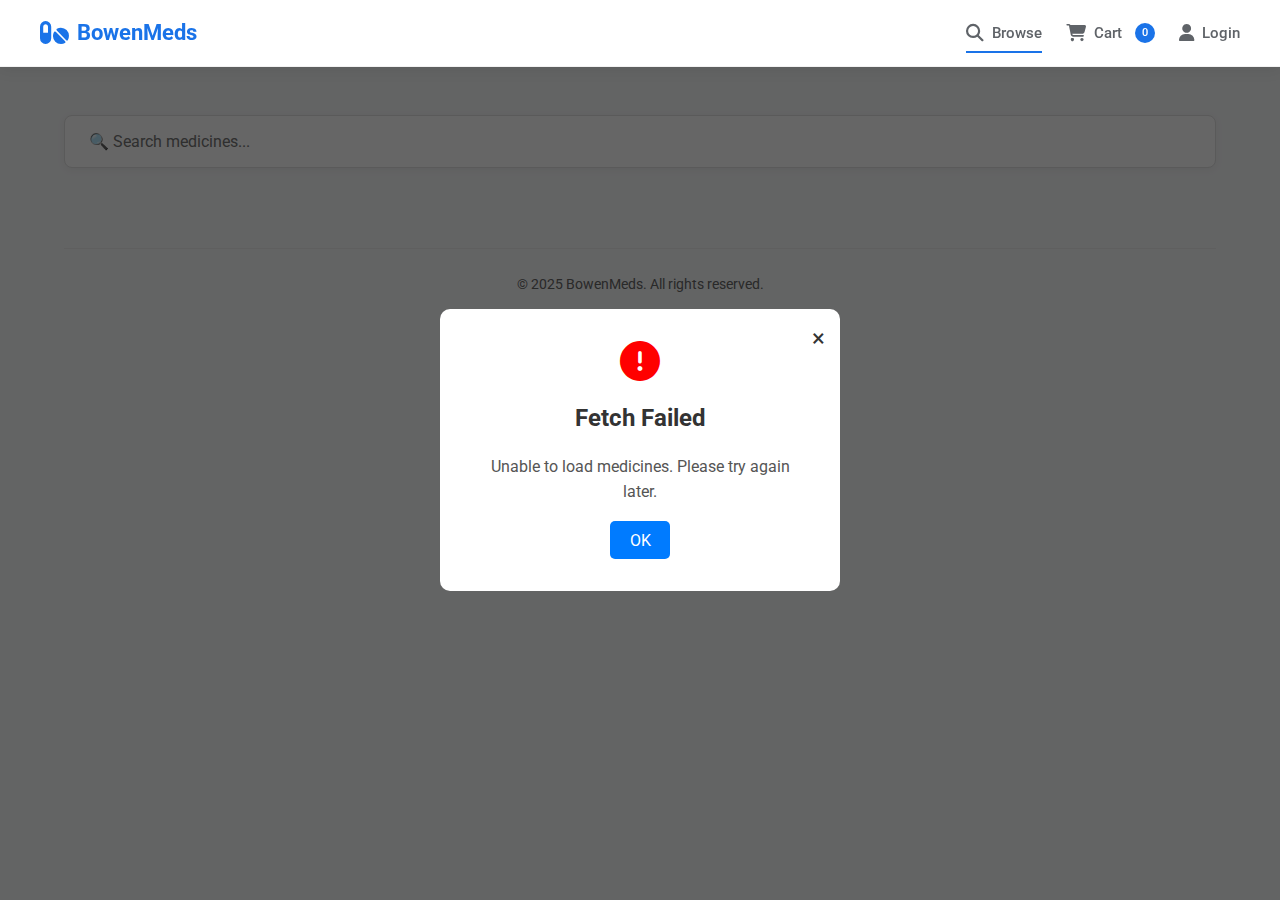
<file: index.html>
<!DOCTYPE html>
<html lang="en">
  <head>
    <meta charset="UTF-8" />
    <meta name="viewport" content="width=device-width, initial-scale=1.0" />
    <title>Browse Medicines | BowenMeds</title>
    <link
      rel="stylesheet"
      href="https://cdnjs.cloudflare.com/ajax/libs/font-awesome/6.4.0/css/all.min.css"
    />
    <link rel="stylesheet" href="css/browse.css" />
    <link rel="stylesheet" href="css/nav.css" />
    <script>
      const token = localStorage.getItem("token");
      const role = localStorage.getItem("role");

      // If not logged in or role is not "user", redirect
      if (!token || role?.toLowerCase() !== "customer") {
        localStorage.clear();

        // window.location.replace("login.html");
      }
      // if (!token) {
        
      //   localStorage.clear();
      //   window.location.href("index.html");
      // } else if(role?.toLowerCase() !== "customer"){
      //   window.location.href("index.html");
      //   localStorage.clear();
      // }
    </script>
  </head>
  <body>
    <nav class="navbar">
      <div class="navbar-container">
        <a href="/" class="logo"> <i class="fas fa-pills"></i> BowenMeds </a>
        <button class="menu-toggle" onclick="toggleMenu()">
          <i class="fas fa-bars"></i>
        </button>
        <ul class="nav-links" id="navLinks">
          <li>
            <a href="browse.html" class="active">
              <i class="fas fa-search"></i> Browse
            </a>
          </li>
          <li>
            <a href="cart.html">
              <i class="fas fa-shopping-cart"></i> Cart
              <span class="cart-count" id="cartCount">0</span>
            </a>
          </li>
          <!-- This will be replaced by JS -->
          <li id="authSection">
            <a href="login.html"> <i class="fas fa-user"></i> Login </a>
          </li>
        </ul>
      </div>
    </nav>

    <div class="container">
      <div class="search-container">
        <input
          type="text"
          id="searchInput"
          placeholder="🔍 Search medicines..."
          oninput="filterMedicines()"
        />
      </div>

      <div id="medicinesGrid" class="medicines-grid">
        <!-- Medicine cards will be dynamically inserted here -->
      </div>

      <div class="footer">
        <p>&copy; 2025 BowenMeds. All rights reserved.</p>
      </div>
    </div>

    <!-- Cart Notification Modal -->
    <div class="cart-notification" id="cartNotification">
      <div class="notification-content">
        <span id="notificationMessage"></span>
        <button class="close-btn" onclick="hideNotification()">&times;</button>
      </div>
    </div>

    <!-- Modal -->
    <div id="registrationModal" class="modal-overlay">
      <div class="modal-content">
        <span class="close-modal">&times;</span>

        <!-- Icons -->
        <div class="modal-icon success" style="display: none">
          <i
            class="fas fa-check-circle"
            style="color: green; font-size: 40px"
          ></i>
        </div>
        <div class="modal-icon error" style="display: none">
          <i
            class="fas fa-exclamation-circle"
            style="color: red; font-size: 40px"
          ></i>
        </div>

        <!-- Title + Message -->
        <h2 id="modalTitle" class="modal-title"></h2>
        <p id="modalMessage" class="modal-message"></p>

        <!-- Action Button -->
        <button id="modalActionButton" class="modal-button">OK</button>
      </div>
    </div>

    <script src="js/browse.js"></script>
    <script src="js/nav.js"></script>
  </body>
</html>
</file>
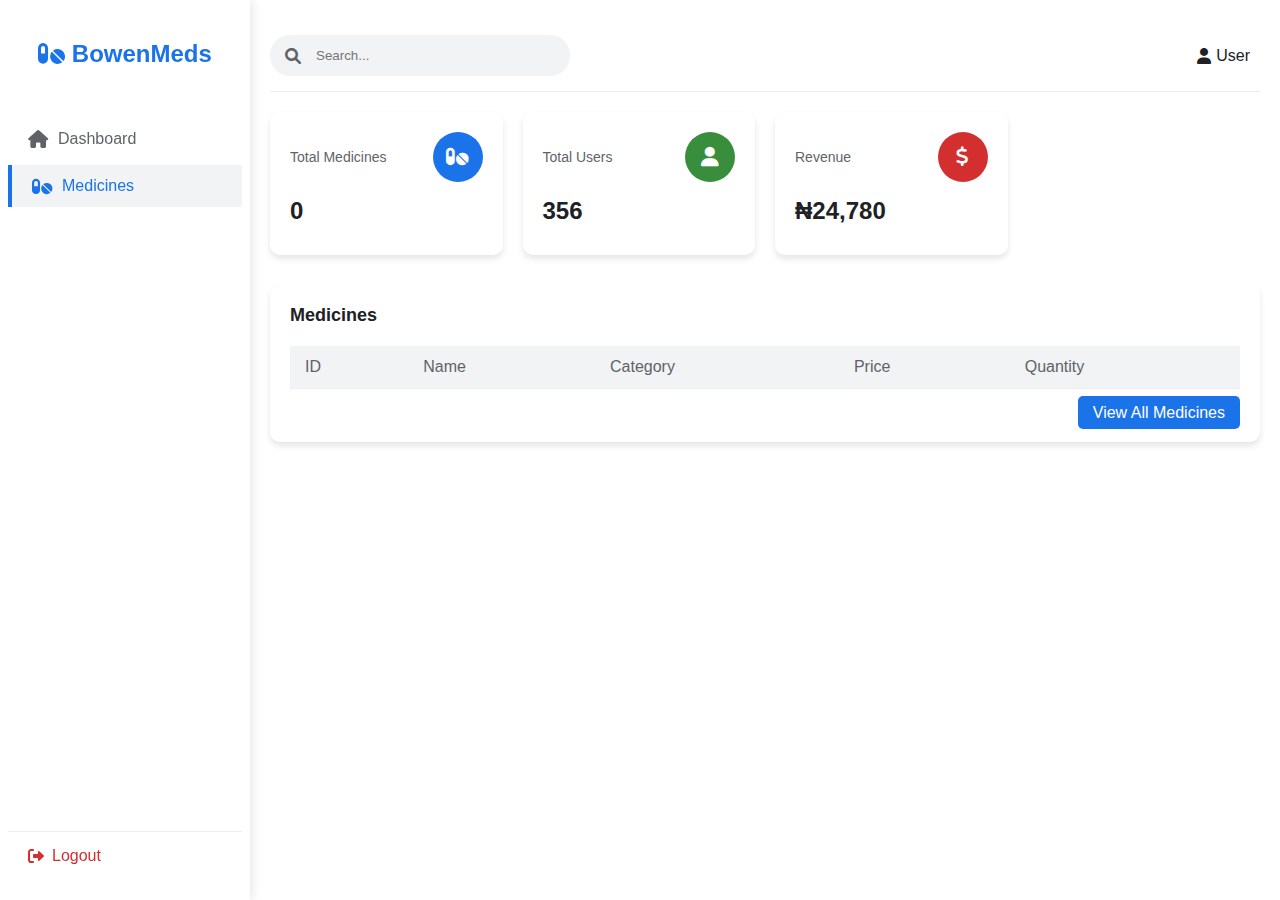
<file: dashboard/index.html>
<!DOCTYPE html>
<html lang="en">
  <head>
    <meta charset="UTF-8" />
    <meta name="viewport" content="width=device-width, initial-scale=1.0" />
    <title>BowenMeds Dashboard</title>
    <link
      rel="stylesheet"
      href="https://cdnjs.cloudflare.com/ajax/libs/font-awesome/6.0.0-beta3/css/all.min.css"
    />
    <link rel="stylesheet" href="css/style.css" />
  </head>
  <body>
    <!-- Sidebar -->
    <div class="sidebar" id="sidebar">
      <div class="sidebar-content">
        <div class="logo">
          <h2><i class="fas fa-pills"></i> <span>BowenMeds</span></h2>
          <button class="close-icon" id="close-icon">
            <i class="fas fa-times"></i>
          </button>
        </div>
        <ul class="nav-menu">
          <li class="nav-item">
            <a href="index.html" class="nav-link">
              <i class="fas fa-home"></i>
              <span>Dashboard</span>
            </a>
          </li>
          <li class="nav-item">
            <a href="medicines.html" class="nav-link active">
              <i class="fas fa-pills"></i>
              <span>Medicines</span>
            </a>
          </li>
        </ul>
      </div>
      <div class="logoutdiv">
        <a href="" id="logout" class="logout-link">
          <i class="fas fa-sign-out-alt"></i>
          <span>Logout</span>
        </a>
      </div>
    </div>

    <!-- Main Content -->
    <div class="main-content">
      <!-- Header -->
      <div class="header">
        <button class="burger" id="burger">
          <i class="fas fa-bars"></i>
        </button>
        <div class="search-bar">
          <i class="fas fa-search"></i>
          <input type="text" id="searchInput" placeholder="Search..." />
        </div>
        <div class="user-profile" id="user-profile">
          <i class="fas fa-user"></i>
          <span id="username">Admin</span>
          <div class="dropdown">
            <button
              class="dropdown-toggle"
              aria-haspopup="true"
              aria-expanded="false"
              aria-controls="dropdown-menu"
            ></button>
          </div>
        </div>
      </div>

      <!-- Dashboard Cards -->
      <div class="dashboard-cards">
        <div class="card">
          <div class="card-header">
            <div class="card-title">Total Medicines</div>
            <div class="card-icon bg-primary">
              <i class="fas fa-pills"></i>
            </div>
          </div>
          <div class="card-value" id="medicine-count">0</div>
        </div>
        <div class="card">
          <div class="card-header">
            <div class="card-title">Total Users</div>
            <div class="card-icon bg-success">
              <i class="fas fa-user"></i>
            </div>
          </div>
          <div class="card-value" id="customer-count">356</div>
        </div>
        <div class="card">
          <div class="card-header">
            <div class="card-title">Revenue</div>
            <div class="card-icon bg-danger">
              <i class="fas fa-dollar-sign"></i>
            </div>
          </div>
          <div class="card-value">₦<span>24,780</span></div>
        </div>
      </div>

      <!-- Medicine List -->
      <div class="recent-orders">
        <div class="section-header">
          <h3 class="section-title">Medicines</h3>
        </div>
        <table>
          <thead>
            <tr>
              <th>ID</th>
              <th>Name</th>
              <th>Category</th>
              <th>Price</th>
              <th>Quantity</th>
            </tr>
          </thead>
          <tbody id="medicine-list">
            <!-- Medicines will be populated here -->
          </tbody>
        </table>
        <div style="margin-top: 15px; text-align: right">
          <a
            href="medicines.html"
            class="btn btn-primary"
            style="text-decoration: none"
            >View All Medicines</a
          >
        </div>
      </div>
    </div>

    <script src="js/nav.js"></script>
    <script src="js/index.js"></script>
  </body>
</html>
</file>
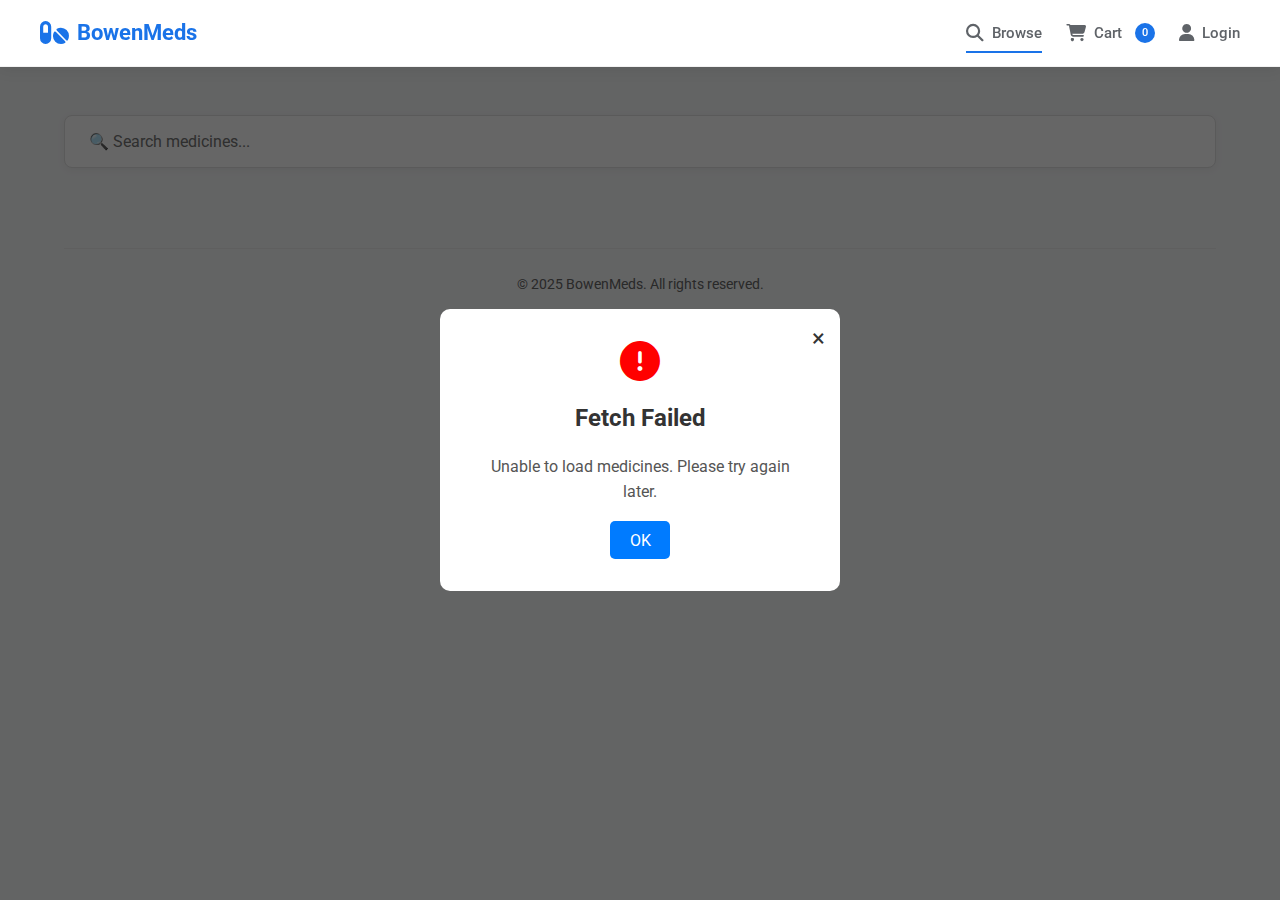
<file: checkout.html>
<!DOCTYPE html>
<html lang="en">
  <head>
    <meta charset="UTF-8" />
    <meta name="viewport" content="width=device-width, initial-scale=1.0" />
    <title>Checkout - BowenMeds</title>
    <link
      rel="stylesheet"
      href="https://cdnjs.cloudflare.com/ajax/libs/font-awesome/6.4.0/css/all.min.css"
    />
    <link rel="stylesheet" href="css/checkout.css" />
    <script>
      // Block access immediately if not authenticated
      const token = localStorage.getItem("token");
      if (!token) {
        window.location.replace("index.html");
      }
    </script>
  </head>
  <body>
    <div class="checkout-container">
      <div class="checkout-header">
        <h1>Checkout</h1>
      </div>

      <!-- Left Column - Form -->
      <div class="checkout-form">
        <div class="checkout-section">
          <h2 class="section-title">
            <i class="fas fa-user"></i> Customer Information
          </h2>
          <div class="form-row">
            <div class="form-group">
              <label for="first-name">First Name</label>
              <input type="text" id="first-name" required />
            </div>
            <div class="form-group">
              <label for="last-name">Last Name</label>
              <input type="text" id="last-name" required />
            </div>
          </div>
          <div class="form-group">
            <label for="email">Email</label>
            <input type="email" id="email" required />
          </div>
          <div class="form-group">
            <label for="phone">Phone Number</label>
            <input type="tel" id="phone" required />
          </div>
        </div>

        <div class="checkout-section">
          <h2 class="section-title">
            <i class="fas fa-truck"></i> Delivery Information
          </h2>
          <div class="form-group">
            <label for="address">Address</label>
            <input type="text" id="address" required />
          </div>
          <div class="form-row">
            <div class="form-group">
              <label for="city">City</label>
              <input type="text" id="city" required />
            </div>
            <div class="form-group">
              <label for="zip">ZIP Code</label>
              <input type="text" id="zip" required />
            </div>
          </div>
          <div class="form-group">
            <label for="country">Country</label>
            <select id="country" required>
              <option value="">Select Country</option>
              <option value="US">United States</option>
              <option value="UK">United Kingdom</option>
              <option value="CA">Canada</option>
              <option value="AU">Australia</option>
            </select>
          </div>
        </div>

        <div class="checkout-section">
          <h2 class="section-title">
            <i class="fas fa-credit-card"></i> Payment Method
          </h2>
          <div class="payment-methods">
            <div class="payment-method active">
              <i class="fab fa-cc-visa"></i>
              <div class="method-info">
                <div class="method-title">Credit/Debit Card</div>
                <div class="method-desc">
                  Pay with Visa, Mastercard, or other cards
                </div>
              </div>
              <i class="fas fa-check-circle"></i>
            </div>
            <div class="payment-method">
              <i class="fas fa-money-bill-wave"></i>
              <div class="method-info">
                <div class="method-title">Cash on Delivery</div>
                <div class="method-desc">Pay when you receive your order</div>
              </div>
            </div>
            <div class="payment-method">
              <i class="fab fa-paypal"></i>
              <div class="method-info">
                <div class="method-title">PayPal</div>
                <div class="method-desc">Pay with your PayPal account</div>
              </div>
            </div>
          </div>
        </div>
      </div>

      <!-- Right Column - Order Summary -->
      <div class="order-summary">
        <div class="checkout-section">
          <h2 class="section-title">
            <i class="fas fa-shopping-bag"></i> Order Summary
          </h2>

          <!-- <div class="cart-item">
            <div class="cart-item-icon">
              <i class="fas fa-pills"></i>
            </div>
            <div class="cart-item-details">
              <div class="cart-item-title">Paracetamol 500mg</div>
              <div class="cart-item-price">₦5.99</div>
              <div class="cart-item-qty">
                <button class="qty-btn">-</button>
                <span class="qty-value">2</span>
                <button class="qty-btn">+</button>
              </div>
            </div>
          </div>

          <div class="cart-item">
            <div class="cart-item-icon">
              <i class="fas fa-pills"></i>
            </div>
            <div class="cart-item-details">
              <div class="cart-item-title">Ibuprofen 200mg</div>
              <div class="cart-item-price">₦8.49</div>
              <div class="cart-item-qty">
                <button class="qty-btn">-</button>
                <span class="qty-value">1</span>
                <button class="qty-btn">+</button>
              </div>
            </div>
          </div> -->

          <div class="summary-row">
            <span>Subtotal</span>
            <span>₦20.47</span>
          </div>
          <div class="summary-row">
            <span>Shipping</span>
            <span>₦4.99</span>
          </div>
          <div class="summary-row">
            <span>Tax</span>
            <span>₦1.84</span>
          </div>
          <div class="summary-row summary-total">
            <span>Total</span>
            <span>₦27.30</span>
          </div>

          <button class="btn btn-primary">Complete Order</button>
          <a href="/"
            ><button class="btn btn-outline">Continue Shopping</button></a
          >
        </div>
      </div>
    </div>

    <div class="footer">
      <p>&copy; 2025 BowenMeds. All rights reserved.</p>
    </div>

    <script src="JS/checkout.js"></script>
  </body>
</html>
</file>
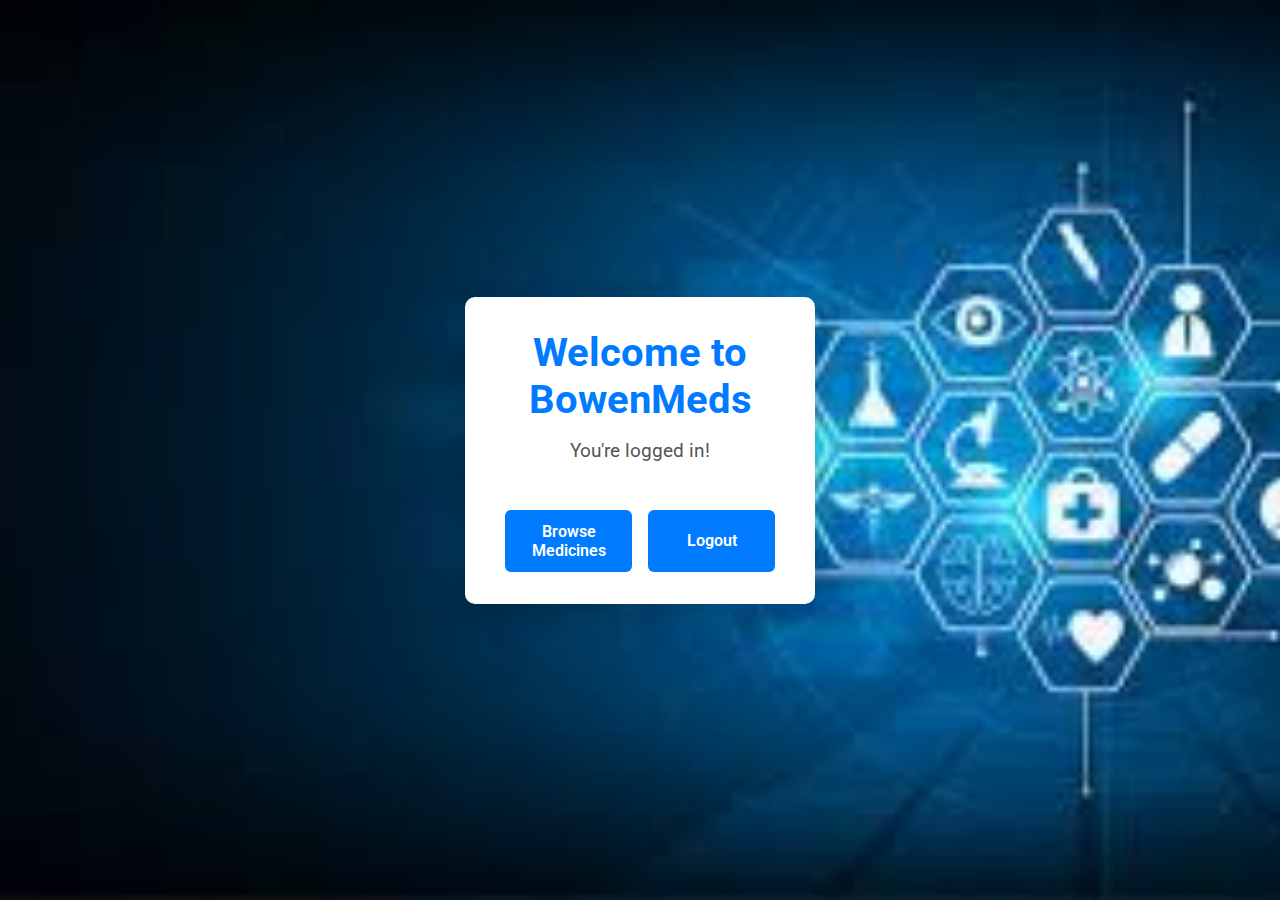
<file: indexxxxxx.html>
<!DOCTYPE html>
<html lang="en">
<head>
  <meta charset="UTF-8" />
  <title>Pharma Shop - Home</title>
  <link rel="stylesheet" href="css/style.css" />
</head>
<body>
  <div class="container home-container">
    <h1>Welcome to BowenMeds</h1>
    <p id="greeting">You're logged in!</p>

    <div class="actions">
      <button onclick="location.href='browse.html'">Browse Medicines</button>
      <button onclick="logout()">Logout</button>
    </div>
  </div>

  <script>
   /*
    const token = localStorage.getItem("token");
    if (!token) {
      alert("Please log in first.");
      window.location.href = "login.html";
    }
    */

    function logout() {
      localStorage.removeItem("token");
      window.location.href = "login.html";
    }

    function browseMedicines() {
      alert("Browse medicines feature coming soon!");
      // Here you can redirect to browse.html or load medicines
    }
  </script>
</body>
</html>
</file>
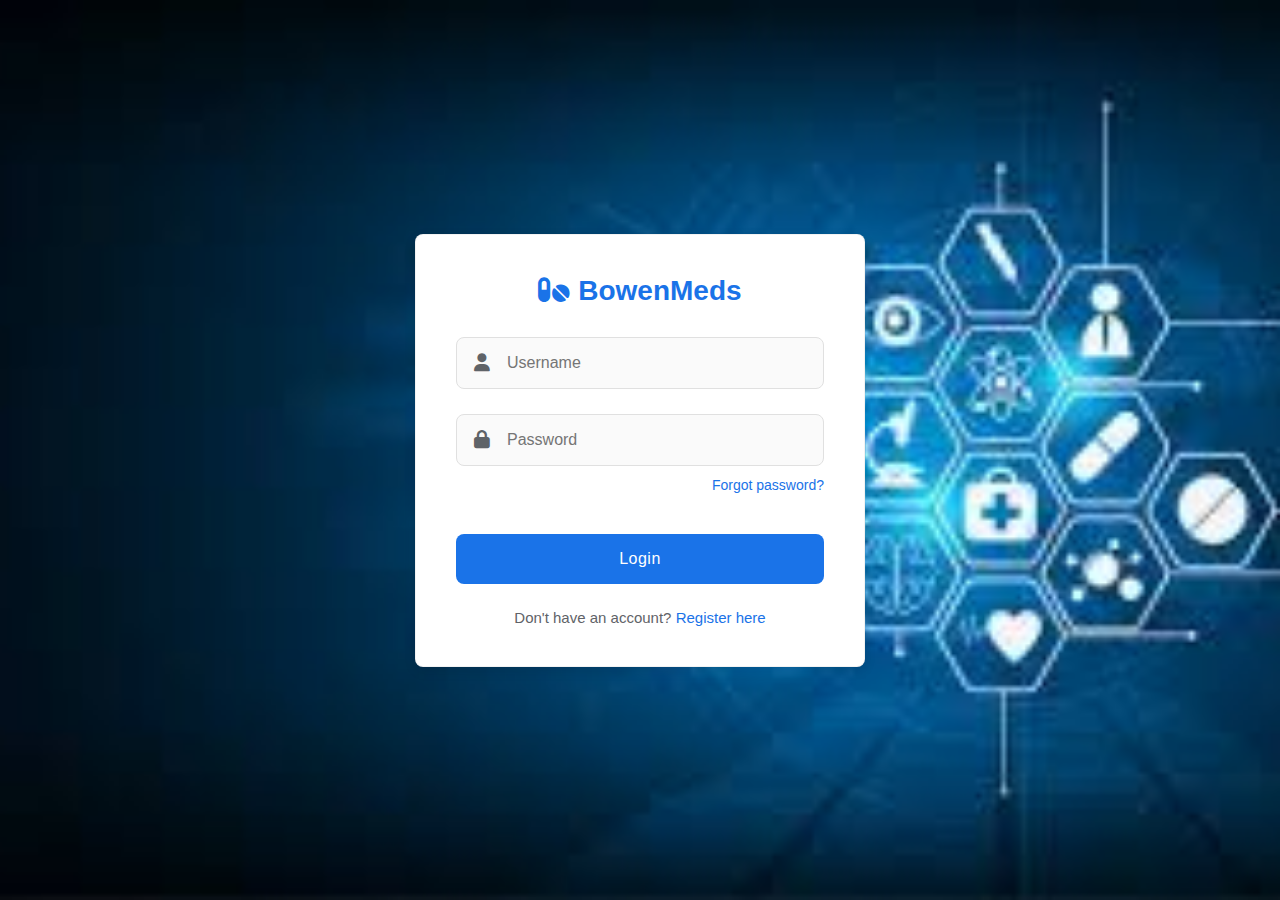
<file: login.html>
<!DOCTYPE html>
<html lang="en">
  <head>
    <meta charset="UTF-8" />
    <meta name="viewport" content="width=device-width, initial-scale=1.0" />
    <title>Login - Pharma Shop</title>
    <link
      rel="stylesheet"
      href="https://cdnjs.cloudflare.com/ajax/libs/font-awesome/6.4.0/css/all.min.css"
    />
    <link rel="stylesheet" href="css/login.css" />
    <script>
      const token = localStorage.getItem("token");
      if (token) {
        const role = localStorage.getItem("role");
        if (role && role.toLowerCase() === "admin") {
          window.location.replace("dashboard.html");
        } else {
          localStorage.clear();
          window.location.href("index.html");
        }
      }
    </script>
  </head>
  <body>
    <div class="container">
      <h2><i class="fas fa-pills"></i> BowenMeds</h2>
      <form id="loginForm" method="post">
        <div class="input-group">
          <i class="fas fa-user"></i>
          <input type="text" id="username" placeholder="Username" required />
        </div>

        <div class="input-group">
          <i class="fas fa-lock"></i>
          <input
            type="password"
            id="password"
            placeholder="Password"
            required
          />
        </div>

        <div class="forgot-password">
          <a href="forgot-password.html">Forgot password?</a>
        </div>

        <button type="submit" id="loginBtn">Login</button>
      </form>
      <p>Don't have an account? <a href="register.html">Register here</a></p>
    </div>
    <script src="js/loginauth.js"></script>
  </body>
</html>
</file>
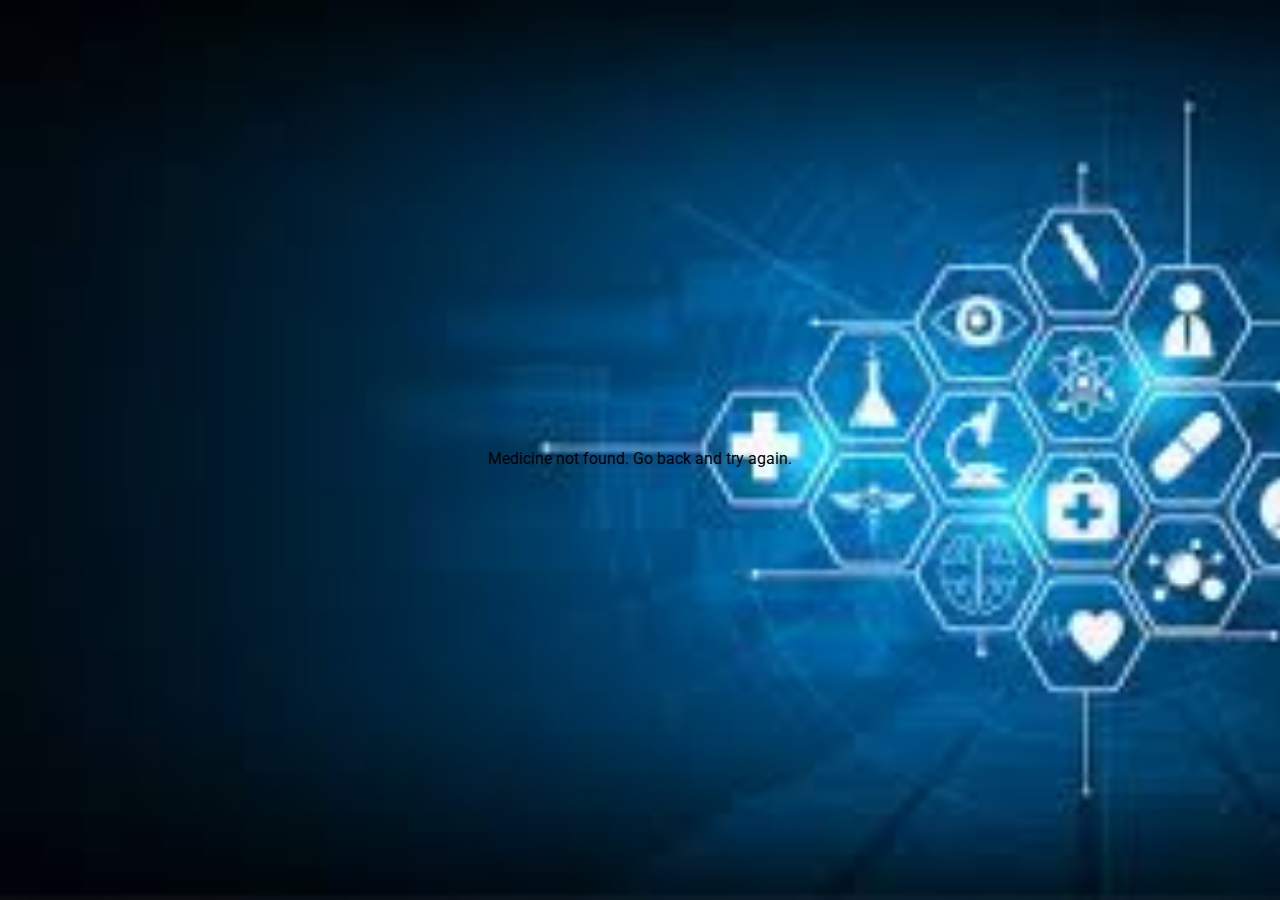
<file: medicine-details.html>
<!DOCTYPE html>
<html lang="en">
<head>
  <meta charset="UTF-8" />
  <title>Medicine Details</title>
  <link rel="stylesheet" href="css/style.css" />
</head>
<body>
  <div class="container">
    <h1 id="medName" class="page-title"></h1>
    <p id="medDescription"></p>
    <p id="medPrice"></p>

    <div style="margin-top: 2rem;">
      <button onclick="goBack()" class="back-btn">← Back to Browse</button>
    </div>
  </div>

  <script src="js/details.js"></script>
</body>
</html>
</file>
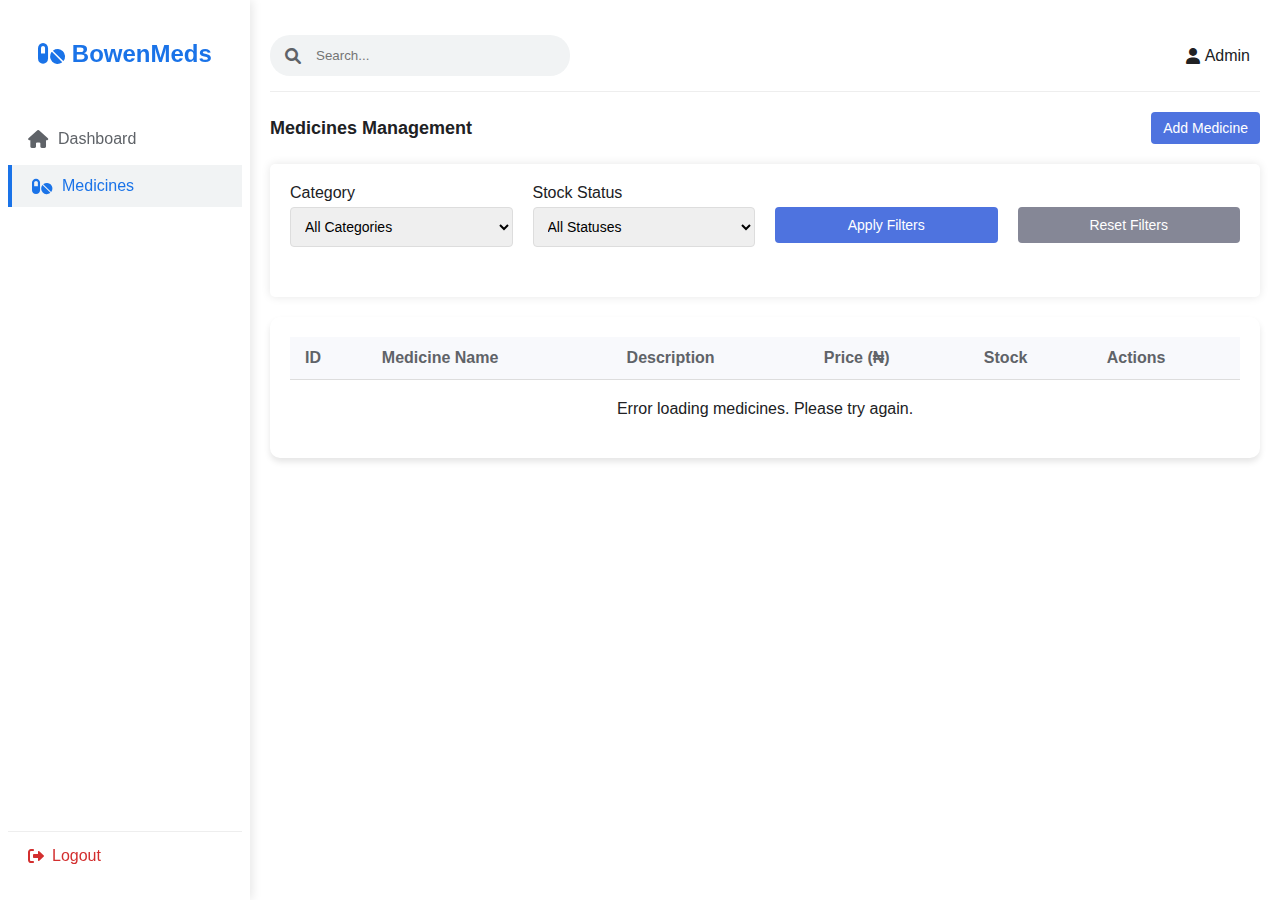
<file: medicines.html>
<!DOCTYPE html>
<html lang="en">
  <head>
    <meta charset="UTF-8" />
    <meta name="viewport" content="width=device-width, initial-scale=1.0" />
    <title>Medicines Management | BowenMeds</title>
    <link
      rel="stylesheet"
      href="https://cdnjs.cloudflare.com/ajax/libs/font-awesome/6.0.0-beta3/css/all.min.css"
    />
    <link rel="stylesheet" href="css/index.css" />
    <link rel="stylesheet" href="css/medicines.css" />
    <style>
      /* Additional styles for medicines page */
      .medicine-details {
        display: flex;
        gap: 20px;
      }
      .medicine-info {
        flex: 1;
      }
      .btn {
        padding: 8px 12px;
        border: none;
        border-radius: 4px;
        cursor: pointer;
        font-size: 14px;
      }
      .btn-primary {
        background-color: #4e73df;
        color: white;
      }
      .btn-secondary {
        background-color: #858796;
        color: white;
      }
      .btn-info {
        background-color: #36b9cc;
        color: white;
      }
      .btn-warning {
        background-color: #f6c23e;
        color: white;
      }
      .btn-danger {
        background-color: #e74a3b;
        color: white;
      }
      .modal {
        display: none;
        position: fixed;
        z-index: 1000;
        left: 0;
        top: 0;
        width: 100%;
        height: 100%;
        background-color: rgba(0, 0, 0, 0.5);
      }
      .modal-content {
        background-color: #f8f9fc;
        margin: 5% auto;
        padding: 20px;
        border-radius: 5px;
        width: 60%;
        max-width: 800px;
      }
      .modal-header {
        display: flex;
        justify-content: space-between;
        align-items: center;
        border-bottom: 1px solid #ddd;
        padding-bottom: 10px;
        margin-bottom: 20px;
      }
      .modal-footer {
        display: flex;
        justify-content: flex-end;
        gap: 10px;
        border-top: 1px solid #ddd;
        padding-top: 20px;
        margin-top: 20px;
      }
      .close-btn {
        background: none;
        border: none;
        font-size: 20px;
        cursor: pointer;
      }
      .form-container {
        background-color: white;
        padding: 20px;
        border-radius: 5px;
        margin-bottom: 20px;
        box-shadow: 0 0 10px rgba(0, 0, 0, 0.1);
      }
      .form-row {
        display: flex;
        gap: 20px;
        margin-bottom: 15px;
      }
      .form-group {
        flex: 1;
      }
      .form-control {
        width: 100%;
        padding: 10px;
        border: 1px solid #ddd;
        border-radius: 4px;
      }
      label {
        display: block;
        margin-bottom: 5px;
        font-weight: bold;
      }
      table {
        width: 100%;
        border-collapse: collapse;
      }
      th, td {
        padding: 12px 15px;
        text-align: left;
        border-bottom: 1px solid #ddd;
      }
      th {
        background-color: #f8f9fc;
        font-weight: bold;
      }
      tr:hover {
        background-color: #f5f5f5;
      }
    </style>
  </head>

  <body>
    <!-- Sidebar -->
    <div class="sidebar" id="sidebar">
      <div class="sidebar-content">
        <div class="logo">
          <h2><i class="fas fa-pills"></i> <span>BowenMeds</span></h2>
          <button class="close-icon" id="close-icon">
            <i class="fas fa-times"></i>
          </button>
        </div>
        <ul class="nav-menu">
          <li class="nav-item">
            <a href="dashboard.html" class="nav-link">
              <i class="fas fa-home"></i>
              <span>Dashboard</span>
            </a>
          </li>
          <li class="nav-item">
            <a href="medicines.html" class="nav-link active">
              <i class="fas fa-pills"></i>
              <span>Medicines</span>
            </a>
          </li>
        </ul>
      </div>
      <div class="logoutdiv">
        <a href="" id="logout" class="logout-link">
          <i class="fas fa-sign-out-alt"></i>
          <span>Logout</span>
        </a>
      </div>
    </div>

    <!-- Main Content -->
    <div class="main-content">
      <!-- Header -->
      <div class="header">
        <button class="burger" id="burger">
          <i class="fas fa-bars"></i>
        </button>
        <div class="search-bar">
          <i class="fas fa-search"></i>
          <input type="text" id="searchInput" placeholder="Search..." />
        </div>
        <div class="user-profile" id="user-profile">
          <i class="fas fa-user"></i>
          <span id="username">Admin</span>
          <div class="dropdown">
            <button
              class="dropdown-toggle"
              aria-haspopup="true"
              aria-expanded="false"
              aria-controls="dropdown-menu"
            ></button>
          </div>
        </div>
      </div>

      <!-- Medicines Management -->
      <div class="section-header">
        <h3 class="section-title">Medicines Management</h3>
        <button class="btn btn-primary" id="addMedicineBtn">
          Add Medicine
        </button>
      </div>

      <!-- Filter and Search -->
      <div class="form-container">
        <div class="form-row">
          <div class="form-group">
            <label for="categoryFilter">Category</label>
            <select id="categoryFilter" class="form-control">
              <option value="">All Categories</option>
              <option value="Antibiotic">Antibiotic</option>
              <option value="Analgesic">Analgesic</option>
              <option value="Antihistamine">Antihistamine</option>
              <option value="Antacid">Antacid</option>
              <option value="Vitamin">Vitamin</option>
            </select>
          </div>
          <div class="form-group">
            <label for="statusFilter">Stock Status</label>
            <select id="statusFilter" class="form-control">
              <option value="">All Statuses</option>
              <option value="in-stock">In Stock</option>
              <option value="low-stock">Low Stock</option>
              <option value="out-of-stock">Out of Stock</option>
            </select>
          </div>
          <div class="form-group">
            <label>&nbsp;</label>
            <button
              class="btn btn-primary"
              id="applyFiltersBtn"
              style="width: 100%; padding: 10px"
            >
              Apply Filters
            </button>
          </div>
          <div class="form-group">
            <label>&nbsp;</label>
            <button
              class="btn btn-secondary"
              id="resetFiltersBtn"
              style="width: 100%; padding: 10px"
            >
              Reset Filters
            </button>
          </div>
        </div>
      </div>

      <div class="recent-orders">
        <table>
          <thead>
            <tr>
              <th>ID</th>
              <th>Medicine Name</th>
              <th>Description</th>
              <th>Price (₦)</th>
              <th>Stock</th>
              <th>Actions</th>
            </tr>
          </thead>
          <tbody id="medicinesTableBody">
            <!-- Populated dynamically -->
          </tbody>
        </table>

        <div id="loadingIndicator" style="text-align: center; padding: 20px">
          <i class="fas fa-spinner fa-spin"></i> Loading medicines...
        </div>

        <div
          id="noMedicines"
          style="text-align: center; padding: 20px; display: none"
        >
          No medicines found. Add a new medicine to get started.
        </div>
      </div>

      <!-- Add/Edit Medicine Modal -->
      <div class="modal" id="medicineModal">
        <div class="modal-content">
          <div class="modal-header">
            <h3 class="modal-title" id="modalTitle">Add New Medicine</h3>
            <button class="close-btn">&times;</button>
          </div>
          <form id="medicineForm">
            <input type="hidden" id="medicineId" />
            <div class="form-row">
              <div class="form-group">
                <label for="medicineName">Medicine Name</label>
                <input
                  type="text"
                  id="medicineName"
                  class="form-control"
                  required
                />
              </div>
              <div class="form-group">
                <label for="medicineCategory">Category</label>
                <select id="medicineCategory" class="form-control" required>
                  <option value="">Select Category</option>
                  <option value="Antibiotic">Antibiotic</option>
                  <option value="Analgesic">Analgesic</option>
                  <option value="Antihistamine">Antihistamine</option>
                  <option value="Antacid">Antacid</option>
                  <option value="Vitamin">Vitamin</option>
                </select>
              </div>
            </div>
            <div class="form-row">
              <div class="form-group">
                <label for="medicinePrice">Price (₦)</label>
                <input
                  type="number"
                  id="medicinePrice"
                  class="form-control"
                  step="0.01"
                  min="0"
                  required
                />
              </div>
              <div class="form-group">
                <label for="medicineStock">Stock Quantity</label>
                <input
                  type="number"
                  id="medicineStock"
                  class="form-control"
                  min="0"
                  required
                />
              </div>
            </div>
            <div class="form-group">
              <label for="medicineDescription">Description</label>
              <textarea
                id="medicineDescription"
                class="form-control"
                rows="3"
                required
              ></textarea>
            </div>
            <div class="modal-footer">
              <button type="button" class="btn btn-secondary close-btn">
                Cancel
              </button>
              <button
                type="submit"
                class="btn btn-primary"
                id="saveMedicineBtn"
              >
                Save Medicine
              </button>
            </div>
          </form>
        </div>
      </div>

      <!-- View Medicine Modal -->
      <div class="modal" id="viewMedicineModal">
        <div class="modal-content">
          <div class="modal-header">
            <h3 class="modal-title">Medicine Details</h3>
            <button class="close-btn">&times;</button>
          </div>
          <div class="modal-body">
            <div class="medicine-details">
              <div class="medicine-info">
                <h2 id="viewMedicineName"></h2>
                <p><strong>ID:</strong> <span id="viewMedicineId"></span></p>
                <p>
                  <strong>Category:</strong>
                  <span id="viewMedicineCategory"></span>
                </p>
                <p>
                  <strong>Price:</strong> ₦<span id="viewMedicinePrice"></span>
                </p>
                <p>
                  <strong>Stock:</strong> <span id="viewMedicineStock"></span>
                </p>
                <p>
                  <strong>Description:</strong>
                </p>
                <p id="viewMedicineDescription"></p>
              </div>
            </div>
          </div>
          <div class="modal-footer">
            <button type="button" class="btn btn-secondary close-btn">
              Close
            </button>
          </div>
        </div>
      </div>

      <!-- Delete Confirmation Modal -->
      <div class="modal" id="deleteModal">
        <div class="modal-content" style="max-width: 500px">
          <div class="modal-header">
            <h3 class="modal-title">Confirm Deletion</h3>
            <button class="close-btn">&times;</button>
          </div>
          <div class="modal-body">
            <p>
              Are you sure you want to delete
              <strong id="deleteMedicineName"></strong> (ID:
              <span id="deleteMedicineId"></span>)?
            </p>
            <p>This action cannot be undone.</p>
          </div>
          <div class="modal-footer">
            <button type="button" class="btn btn-secondary close-btn">
              Cancel
            </button>
            <button type="button" class="btn btn-danger" id="confirmDeleteBtn">
              Delete
            </button>
          </div>
        </div>
      </div>
    </div>
    <script src="js/medicine.js"></script>
  <script src="JS/nav2.js"></script>
  </body>
</html>
</file>
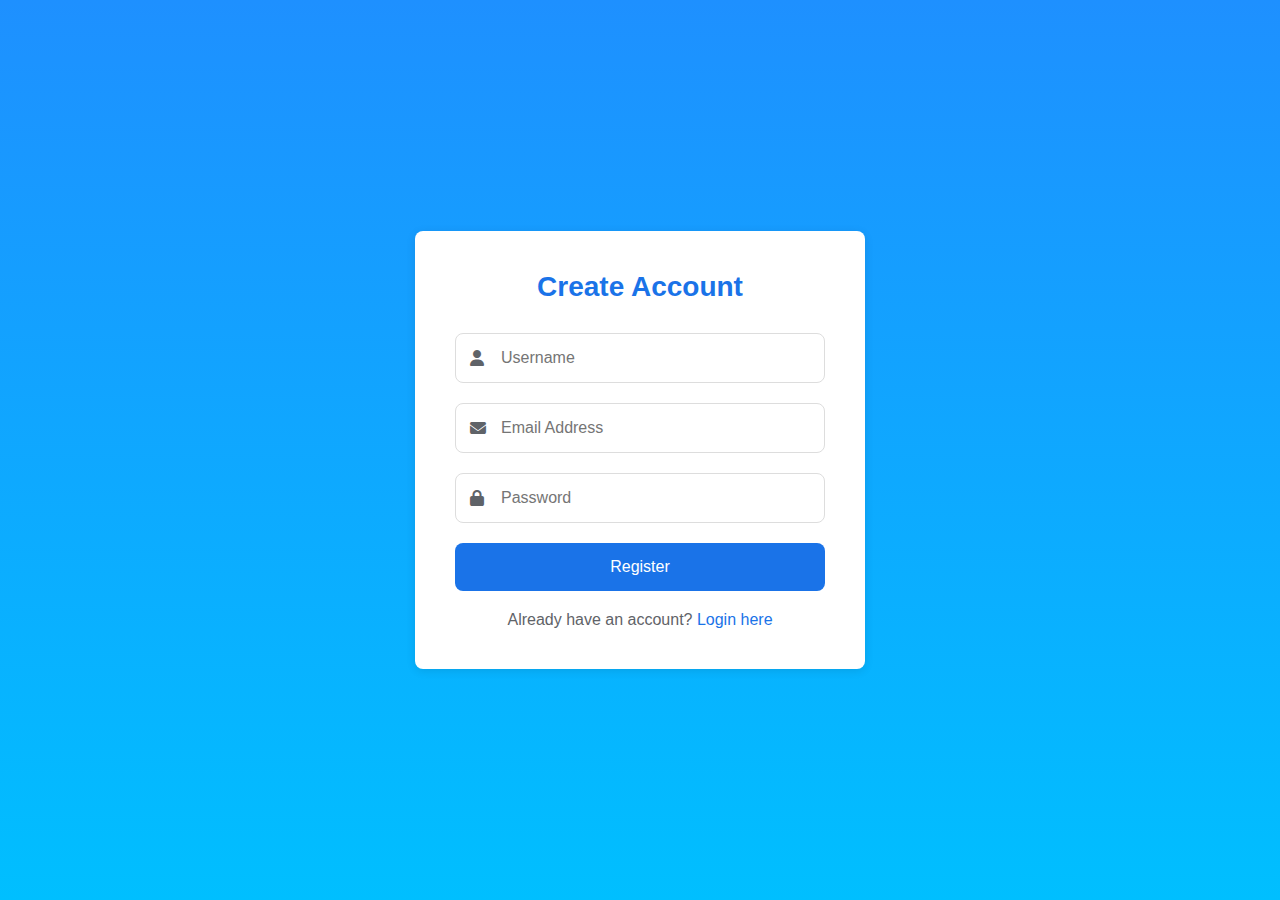
<file: register.html>
<!DOCTYPE html>
<html lang="en">
<head>
  <meta charset="UTF-8" />
  <meta name="viewport" content="width=device-width, initial-scale=1.0"/>
  <title>Register - BowenMeds</title>
  <link
    rel="stylesheet"
    href="https://cdnjs.cloudflare.com/ajax/libs/font-awesome/6.4.0/css/all.min.css"
  />
  <style>
    :root {
      --primary-color: #1a73e8;
      --secondary-color: #f1f3f4;
      --text-color: #202124;
      --light-text: #5f6368;
      --white: #ffffff;
      --border-radius: 8px;
      --box-shadow: 0 2px 10px rgba(0, 0, 0, 0.1);
      --success-color: #4caf50;
      --error-color: #f44336;
    }

    * {
      margin: 0;
      padding: 0;
      box-sizing: border-box;
      font-family: "Segoe UI", Tahoma, Geneva, Verdana, sans-serif;
    }

    body {
      background: linear-gradient(180deg, #1e90ff, #00bfff);
      min-height: 100vh;
      display: flex;
      justify-content: center;
      align-items: center;
      padding: 20px;
      color: var(--text-color);
    }

    .container {
      background: var(--white);
      padding: 40px;
      border-radius: var(--border-radius);
      box-shadow: var(--box-shadow);
      max-width: 450px;
      width: 100%;
      text-align: center;
    }

    h2 {
      margin-bottom: 30px;
      color: var(--primary-color);
      font-size: 28px;
    }

    form {
      display: grid;
      gap: 20px;
    }

    .form-group {
      text-align: left;
    }

    .input-group {
      position: relative;
    }

    .input-group i {
      position: absolute;
      top: 50%;
      left: 15px;
      transform: translateY(-50%);
      color: var(--light-text);
    }

    .input-group input {
      width: 100%;
      padding: 15px 15px 15px 45px;
      border: 1px solid #ddd;
      border-radius: var(--border-radius);
      font-size: 16px;
      transition: all 0.3s;
    }

    .input-group input:focus {
      outline: none;
      border-color: var(--primary-color);
      box-shadow: 0 0 0 2px rgba(26, 115, 232, 0.2);
    }

    .form-group .error-message {
      color: var(--error-color);
      font-size: 13px;
      margin-top: 5px;
      display: none;
    }

    .form-group.error input {
      border-color: var(--error-color);
    }

    .form-group.success input {
      border-color: var(--success-color);
    }

    button {
      background-color: var(--primary-color);
      color: var(--white);
      border: none;
      padding: 15px;
      border-radius: var(--border-radius);
      font-size: 16px;
      font-weight: 500;
      cursor: pointer;
      transition: background-color 0.3s;
    }

    button:hover {
      background-color: #0d5bba;
    }

    button:disabled {
      background-color: #cccccc;
      cursor: not-allowed;
    }

    p {
      margin-top: 20px;
      color: var(--light-text);
    }

    a {
      color: var(--primary-color);
      text-decoration: none;
      font-weight: 500;
    }

    a:hover {
      text-decoration: underline;
    }

    /* Modal */
    .modal {
      display: none;
      position: fixed;
      top: 0; left: 0;
      width: 100%; height: 100%;
      background: rgba(0, 0, 0, 0.7);
      z-index: 1000;
      justify-content: center;
      align-items: center;
      opacity: 0;
      transition: opacity 0.3s ease;
    }

    .modal.show {
      display: flex;
      opacity: 1;
    }

    .modal-content {
      background: white;
      padding: 30px;
      border-radius: 12px;
      width: 90%;
      max-width: 400px;
      text-align: center;
      position: relative;
      transform: translateY(20px);
      transition: transform 0.3s ease;
    }

    .modal.show .modal-content {
      transform: translateY(0);
    }

    .close-modal {
      position: absolute;
      top: 15px;
      right: 15px;
      font-size: 24px;
      cursor: pointer;
      color: #888;
    }

    .modal-icon {
      font-size: 60px;
      margin-bottom: 20px;
    }

    .modal-icon.success {
      color: var(--success-color);
      display: none;
    }

    .modal-icon.error {
      color: var(--error-color);
      display: none;
    }

    #modalTitle {
      margin-bottom: 10px;
      font-size: 22px;
    }

    #modalMessage {
      color: #555;
      margin-bottom: 25px;
    }

    #modalActionButton {
      background: var(--primary-color);
      color: white;
      border: none;
      padding: 12px 24px;
      border-radius: 6px;
      font-size: 16px;
      cursor: pointer;
      width: 100%;
      transition: background 0.3s;
    }

    #modalActionButton:hover {
      background: #0d5bba;
    }

    @media (max-width: 480px) {
      .container {
        padding: 30px 20px;
      }

      h2 {
        font-size: 24px;
      }
    }
  </style>
</head>
<body>
  <div class="container">
    <h2>Create Account</h2>
    <form id="registerForm" method="post">
      <div class="form-group">
        <div class="input-group">
          <i class="fas fa-user"></i>
          <input type="text" id="username" placeholder="Username" required />
        </div>
        <div class="error-message">Username must be at least 3 characters</div>
      </div>

      <div class="form-group">
        <div class="input-group">
          <i class="fas fa-envelope"></i>
          <input type="email" id="email" placeholder="Email Address" required />
        </div>
        <div class="error-message">Please enter a valid email address</div>
      </div>

      <div class="form-group">
        <div class="input-group">
          <i class="fas fa-lock"></i>
          <input type="password" id="password" placeholder="Password" required />
        </div>
        <div class="error-message">Password must be at least 6 characters</div>
      </div>

      <button type="submit" id="submitBtn">Register</button>
    </form>
    <p>Already have an account? <a href="login.html">Login here</a></p>
  </div>

  <!-- Modal -->
  <div id="registrationModal" class="modal">
    <div class="modal-content">
      <span class="close-modal">&times;</span>
      <div class="modal-icon success"><i class="fas fa-check-circle"></i></div>
      <div class="modal-icon error"><i class="fas fa-exclamation-circle"></i></div>
      <h3 id="modalTitle"></h3>
      <p id="modalMessage"></p>
      <button id="modalActionButton">Continue</button>
    </div>
  </div>

  <script src="js/register.js"></script>
</body>
</html>
</file>
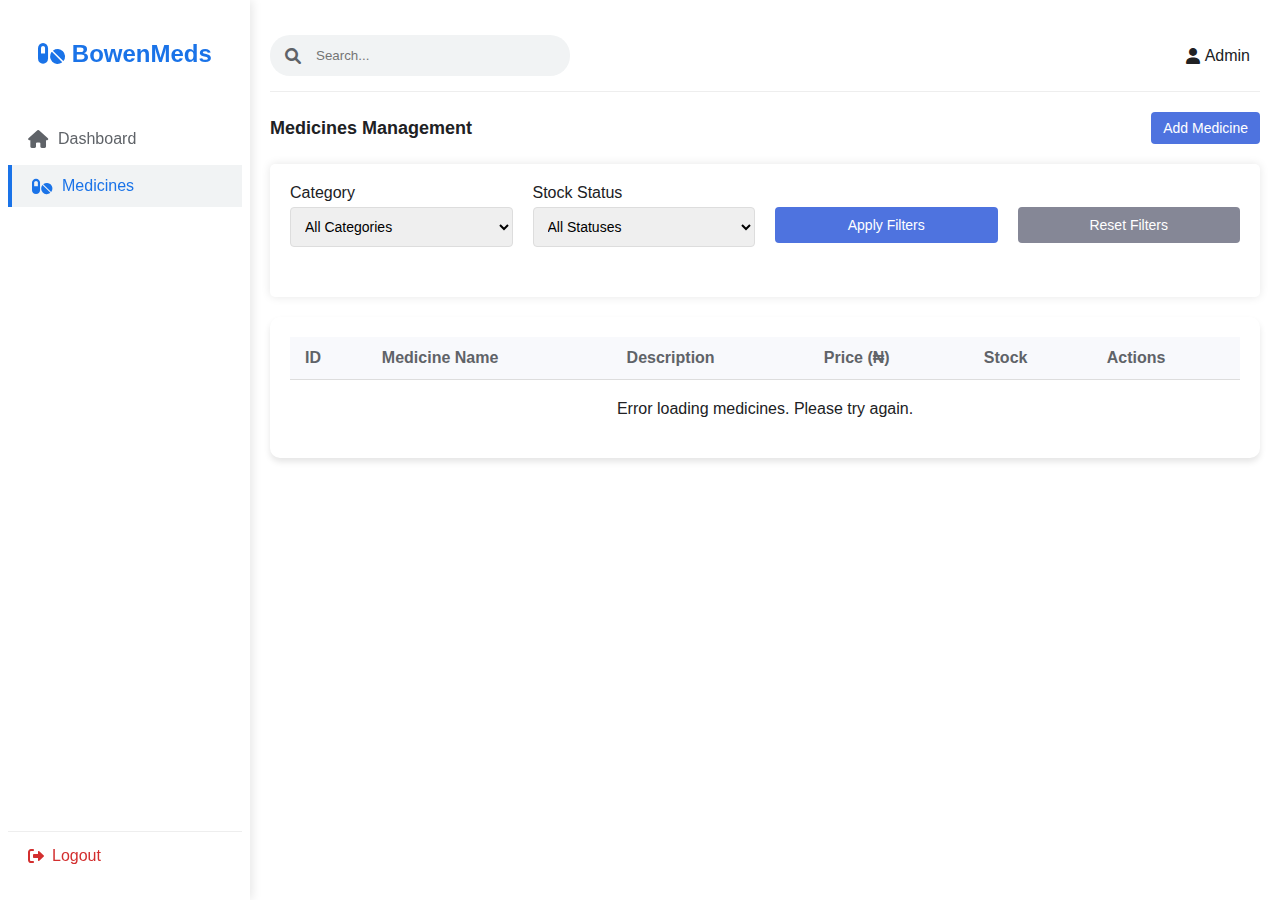
<file: dashboard/medicines.html>
<!DOCTYPE html>
<html lang="en">
  <head>
    <meta charset="UTF-8" />
    <meta name="viewport" content="width=device-width, initial-scale=1.0" />
    <title>Medicines Management | BowenMeds</title>
    <link
      rel="stylesheet"
      href="https://cdnjs.cloudflare.com/ajax/libs/font-awesome/6.0.0-beta3/css/all.min.css"
    />
    <link rel="stylesheet" href="css/style.css" />
    <link rel="stylesheet" href="css/medicines.css" />
    <style>
      /* Additional styles for medicines page */
      .medicine-details {
        display: flex;
        gap: 20px;
      }
      .medicine-info {
        flex: 1;
      }
      .btn {
        padding: 8px 12px;
        border: none;
        border-radius: 4px;
        cursor: pointer;
        font-size: 14px;
      }
      .btn-primary {
        background-color: #4e73df;
        color: white;
      }
      .btn-secondary {
        background-color: #858796;
        color: white;
      }
      .btn-info {
        background-color: #36b9cc;
        color: white;
      }
      .btn-warning {
        background-color: #f6c23e;
        color: white;
      }
      .btn-danger {
        background-color: #e74a3b;
        color: white;
      }
      .modal {
        display: none;
        position: fixed;
        z-index: 1000;
        left: 0;
        top: 0;
        width: 100%;
        height: 100%;
        background-color: rgba(0, 0, 0, 0.5);
      }
      .modal-content {
        background-color: #f8f9fc;
        margin: 5% auto;
        padding: 20px;
        border-radius: 5px;
        width: 60%;
        max-width: 800px;
      }
      .modal-header {
        display: flex;
        justify-content: space-between;
        align-items: center;
        border-bottom: 1px solid #ddd;
        padding-bottom: 10px;
        margin-bottom: 20px;
      }
      .modal-footer {
        display: flex;
        justify-content: flex-end;
        gap: 10px;
        border-top: 1px solid #ddd;
        padding-top: 20px;
        margin-top: 20px;
      }
      .close-btn {
        background: none;
        border: none;
        font-size: 20px;
        cursor: pointer;
      }
      .form-container {
        background-color: white;
        padding: 20px;
        border-radius: 5px;
        margin-bottom: 20px;
        box-shadow: 0 0 10px rgba(0, 0, 0, 0.1);
      }
      .form-row {
        display: flex;
        gap: 20px;
        margin-bottom: 15px;
      }
      .form-group {
        flex: 1;
      }
      .form-control {
        width: 100%;
        padding: 10px;
        border: 1px solid #ddd;
        border-radius: 4px;
      }
      label {
        display: block;
        margin-bottom: 5px;
        font-weight: bold;
      }
      table {
        width: 100%;
        border-collapse: collapse;
      }
      th, td {
        padding: 12px 15px;
        text-align: left;
        border-bottom: 1px solid #ddd;
      }
      th {
        background-color: #f8f9fc;
        font-weight: bold;
      }
      tr:hover {
        background-color: #f5f5f5;
      }
    </style>
  </head>

  <body>
    <!-- Sidebar -->
    <div class="sidebar" id="sidebar">
      <div class="sidebar-content">
        <div class="logo">
          <h2><i class="fas fa-pills"></i> <span>BowenMeds</span></h2>
          <button class="close-icon" id="close-icon">
            <i class="fas fa-times"></i>
          </button>
        </div>
        <ul class="nav-menu">
          <li class="nav-item">
            <a href="index.html" class="nav-link">
              <i class="fas fa-home"></i>
              <span>Dashboard</span>
            </a>
          </li>
          <li class="nav-item">
            <a href="medicines.html" class="nav-link active">
              <i class="fas fa-pills"></i>
              <span>Medicines</span>
            </a>
          </li>
        </ul>
      </div>
      <div class="logoutdiv">
        <a href="" id="logout" class="logout-link">
          <i class="fas fa-sign-out-alt"></i>
          <span>Logout</span>
        </a>
      </div>
    </div>

    <!-- Main Content -->
    <div class="main-content">
      <!-- Header -->
      <div class="header">
        <button class="burger" id="burger">
          <i class="fas fa-bars"></i>
        </button>
        <div class="search-bar">
          <i class="fas fa-search"></i>
          <input type="text" id="searchInput" placeholder="Search..." />
        </div>
        <div class="user-profile" id="user-profile">
          <i class="fas fa-user"></i>
          <span id="username">Admin</span>
          <div class="dropdown">
            <button
              class="dropdown-toggle"
              aria-haspopup="true"
              aria-expanded="false"
              aria-controls="dropdown-menu"
            ></button>
          </div>
        </div>
      </div>

      <!-- Medicines Management -->
      <div class="section-header">
        <h3 class="section-title">Medicines Management</h3>
        <button class="btn btn-primary" id="addMedicineBtn">
          Add Medicine
        </button>
      </div>

      <!-- Filter and Search -->
      <div class="form-container">
        <div class="form-row">
          <div class="form-group">
            <label for="categoryFilter">Category</label>
            <select id="categoryFilter" class="form-control">
              <option value="">All Categories</option>
              <option value="Antibiotic">Antibiotic</option>
              <option value="Analgesic">Analgesic</option>
              <option value="Antihistamine">Antihistamine</option>
              <option value="Antacid">Antacid</option>
              <option value="Vitamin">Vitamin</option>
            </select>
          </div>
          <div class="form-group">
            <label for="statusFilter">Stock Status</label>
            <select id="statusFilter" class="form-control">
              <option value="">All Statuses</option>
              <option value="in-stock">In Stock</option>
              <option value="low-stock">Low Stock</option>
              <option value="out-of-stock">Out of Stock</option>
            </select>
          </div>
          <div class="form-group">
            <label>&nbsp;</label>
            <button
              class="btn btn-primary"
              id="applyFiltersBtn"
              style="width: 100%; padding: 10px"
            >
              Apply Filters
            </button>
          </div>
          <div class="form-group">
            <label>&nbsp;</label>
            <button
              class="btn btn-secondary"
              id="resetFiltersBtn"
              style="width: 100%; padding: 10px"
            >
              Reset Filters
            </button>
          </div>
        </div>
      </div>

      <div class="recent-orders">
        <table>
          <thead>
            <tr>
              <th>ID</th>
              <th>Medicine Name</th>
              <th>Description</th>
              <th>Price (₦)</th>
              <th>Stock</th>
              <th>Actions</th>
            </tr>
          </thead>
          <tbody id="medicinesTableBody">
            <!-- Populated dynamically -->
          </tbody>
        </table>

        <div id="loadingIndicator" style="text-align: center; padding: 20px">
          <i class="fas fa-spinner fa-spin"></i> Loading medicines...
        </div>

        <div
          id="noMedicines"
          style="text-align: center; padding: 20px; display: none"
        >
          No medicines found. Add a new medicine to get started.
        </div>
      </div>

      <!-- Add/Edit Medicine Modal -->
      <div class="modal" id="medicineModal">
        <div class="modal-content">
          <div class="modal-header">
            <h3 class="modal-title" id="modalTitle">Add New Medicine</h3>
            <button class="close-btn">&times;</button>
          </div>
          <form id="medicineForm">
            <input type="hidden" id="medicineId" />
            <div class="form-row">
              <div class="form-group">
                <label for="medicineName">Medicine Name</label>
                <input
                  type="text"
                  id="medicineName"
                  class="form-control"
                  required
                />
              </div>
              <div class="form-group">
                <label for="medicineCategory">Category</label>
                <select id="medicineCategory" class="form-control" required>
                  <option value="">Select Category</option>
                  <option value="Antibiotic">Antibiotic</option>
                  <option value="Analgesic">Analgesic</option>
                  <option value="Antihistamine">Antihistamine</option>
                  <option value="Antacid">Antacid</option>
                  <option value="Vitamin">Vitamin</option>
                </select>
              </div>
            </div>
            <div class="form-row">
              <div class="form-group">
                <label for="medicinePrice">Price (₦)</label>
                <input
                  type="number"
                  id="medicinePrice"
                  class="form-control"
                  step="0.01"
                  min="0"
                  required
                />
              </div>
              <div class="form-group">
                <label for="medicineStock">Stock Quantity</label>
                <input
                  type="number"
                  id="medicineStock"
                  class="form-control"
                  min="0"
                  required
                />
              </div>
            </div>
            <div class="form-group">
              <label for="medicineDescription">Description</label>
              <textarea
                id="medicineDescription"
                class="form-control"
                rows="3"
                required
              ></textarea>
            </div>
            <div class="modal-footer">
              <button type="button" class="btn btn-secondary close-btn">
                Cancel
              </button>
              <button
                type="submit"
                class="btn btn-primary"
                id="saveMedicineBtn"
              >
                Save Medicine
              </button>
            </div>
          </form>
        </div>
      </div>

      <!-- View Medicine Modal -->
      <div class="modal" id="viewMedicineModal">
        <div class="modal-content">
          <div class="modal-header">
            <h3 class="modal-title">Medicine Details</h3>
            <button class="close-btn">&times;</button>
          </div>
          <div class="modal-body">
            <div class="medicine-details">
              <div class="medicine-info">
                <h2 id="viewMedicineName"></h2>
                <p><strong>ID:</strong> <span id="viewMedicineId"></span></p>
                <p>
                  <strong>Category:</strong>
                  <span id="viewMedicineCategory"></span>
                </p>
                <p>
                  <strong>Price:</strong> ₦<span id="viewMedicinePrice"></span>
                </p>
                <p>
                  <strong>Stock:</strong> <span id="viewMedicineStock"></span>
                </p>
                <p>
                  <strong>Description:</strong>
                </p>
                <p id="viewMedicineDescription"></p>
              </div>
            </div>
          </div>
          <div class="modal-footer">
            <button type="button" class="btn btn-secondary close-btn">
              Close
            </button>
          </div>
        </div>
      </div>

      <!-- Delete Confirmation Modal -->
      <div class="modal" id="deleteModal">
        <div class="modal-content" style="max-width: 500px">
          <div class="modal-header">
            <h3 class="modal-title">Confirm Deletion</h3>
            <button class="close-btn">&times;</button>
          </div>
          <div class="modal-body">
            <p>
              Are you sure you want to delete
              <strong id="deleteMedicineName"></strong> (ID:
              <span id="deleteMedicineId"></span>)?
            </p>
            <p>This action cannot be undone.</p>
          </div>
          <div class="modal-footer">
            <button type="button" class="btn btn-secondary close-btn">
              Cancel
            </button>
            <button type="button" class="btn btn-danger" id="confirmDeleteBtn">
              Delete
            </button>
          </div>
        </div>
      </div>
    </div>

    <script src="js/medicine.js"></script>
    <script>
      // Sidebar toggle functionality
      document.addEventListener("DOMContentLoaded", function() {
        const burger = document.getElementById("burger");
        const sidebar = document.getElementById("sidebar");
        const closeIcon = document.getElementById("close-icon");

        burger.addEventListener("click", function() {
          sidebar.classList.toggle("active");
        });

        closeIcon.addEventListener("click", function() {
          sidebar.classList.remove("active");
        });

        // Logout functionality
        document.getElementById("logout").addEventListener("click", function(e) {
          e.preventDefault();
          localStorage.removeItem("token");
          window.location.href = "login.html";
        });

        // Set username from localStorage if available
        const username = localStorage.getItem("username") || "Admin";
        document.getElementById("username").textContent = username;
      });
    </script>
  </body>
</html>
</file>
<file: css/browse.css>
@import url('https://fonts.googleapis.com/css2?family=Inter:wght@400;500;600;700&display=swap');

/* Base Styles */
* {
  box-sizing: border-box;
  margin: 0;
  padding: 0;
  font-family: 'Inter', sans-serif;
}

body {
  background-color: #f8f9fa;
  color: #333;
  line-height: 1.6;
}

.container {
  max-width: 1200px;
  margin: 0 auto;
  padding: 1.5rem;
}

/* Search Bar */
.search-container {
  margin: 1.5rem 0;
}

#searchInput {
  width: 100%;
  padding: 1rem 1.5rem;
  border: 1px solid #e0e0e0;
  border-radius: 8px;
  font-size: 1rem;
  box-shadow: 0 2px 8px rgba(0,0,0,0.05);
  transition: all 0.3s ease;
}

#searchInput:focus {
  outline: none;
  border-color: #1a73e8;
  box-shadow: 0 2px 12px rgba(26, 115, 232, 0.15);
}

/* Medicine Grid */
.medicines-grid {
  display: grid;
  grid-template-columns: repeat(auto-fill, minmax(280px, 1fr));
  gap: 1.5rem;
  margin: 2rem 0;
}

.medicine-card {
  background: white;
  border-radius: 10px;
  padding: 1.5rem;
  box-shadow: 0 4px 12px rgba(0,0,0,0.08);
  transition: transform 0.3s ease, box-shadow 0.3s ease;
}

.medicine-card:hover {
  transform: translateY(-5px);
  box-shadow: 0 6px 16px rgba(0,0,0,0.12);
}

.medicine-name {
  font-size: 1.2rem;
  font-weight: 600;
  color: #1a73e8;
  margin-bottom: 0.5rem;
}

.price {
  font-size: 1.1rem;
  font-weight: 700;
  color: #2e7d32;
  margin-bottom: 1rem;
}

.description {
  font-size: 0.95rem;
  color: #5f6368;
  margin-bottom: 1.5rem;
  line-height: 1.5;
  display: -webkit-box;
  -webkit-line-clamp: 3;
  -webkit-box-orient: vertical;
  overflow: hidden;
  text-overflow: ellipsis;
}

.add-to-cart {
  width: 100%;
  padding: 0.8rem;
  background-color: #1a73e8;
  color: white;
  border: none;
  border-radius: 6px;
  font-weight: 500;
  cursor: pointer;
  transition: background-color 0.3s ease;
  display: flex;
  align-items: center;
  justify-content: center;
  gap: 0.5rem;
}

.add-to-cart:hover {
  background-color: #0d5bba;
}

/* Footer */
.footer {
  text-align: center;
  margin-top: 3rem;
  padding: 1.5rem;
  color: #666;
  font-size: 0.9rem;
  border-top: 1px solid #eee;
}

/* Cart Notification */
.cart-notification {
  position: fixed;
  top: -100px;
  left: 0;
  width: 100%;
  background-color: #4CAF50;
  color: white;
  padding: 15px 20px;
  text-align: center;
  z-index: 1000;
  transition: top 0.3s ease;
  box-shadow: 0 2px 10px rgba(0, 0, 0, 0.1);
}

.cart-notification.show {
  top: 0;
}

.notification-content {
  max-width: 1200px;
  margin: 0 auto;
  display: flex;
  justify-content: space-between;
  align-items: center;
}

.close-btn {
  background: none;
  border: none;
  color: white;
  font-size: 30px;
  cursor: pointer;
  padding: 0 10px;
}



.modal-overlay {
  position: fixed;
  top: 0;
  left: 0;
  width: 100%;
  height: 100%;
  background-color: rgba(0, 0, 0, 0.6);
  display: none;
  align-items: center;
  justify-content: center;
  z-index: 999;
}

.modal-overlay.show {
  display: flex;
}

.modal-content {
  background: #fff;
  padding: 2rem;
  border-radius: 10px;
  width: 90%;
  max-width: 400px;
  text-align: center;
  position: relative;
}

.close-modal {
  position: absolute;
  top: 10px;
  right: 15px;
  font-size: 24px;
  cursor: pointer;
}

.modal-title {
  margin-top: 1rem;
  font-size: 1.5rem;
}

.modal-message {
  margin: 1rem 0;
  color: #555;
}

.modal-button {
  background-color: #007bff;
  color: white;
  border: none;
  padding: 0.6rem 1.2rem;
  border-radius: 5px;
  cursor: pointer;
  font-size: 1rem;
}

.modal-button:hover {
  background-color: #0056b3;
}

.modal-icon {
  margin-bottom: 10px;
}



/* Responsive Design */
@media (max-width: 768px) {
  .container {
    padding: 1rem;
  }
  
  .medicines-grid {
    grid-template-columns: repeat(auto-fill, minmax(240px, 1fr));
  }
}

@media (max-width: 480px) {
  .medicines-grid {
    grid-template-columns: 1fr;
  }
}
</file>
<file: dashboard/css/style.css>
:root {
  --primary-color: #1a73e8;
  --secondary-color: #f1f3f4;
  --text-color: #202124;
  --light-text: #5f6368;
  --white: #ffffff;
  --danger: #d32f2f;
  --success: #388e3c;
  --warning: #f57c00;
}

* {
  margin: 0;
  padding: 0;
  box-sizing: border-box;
  font-family: "Segoe UI", Tahoma, Geneva, Verdana, sans-serif;
}

body {
  background-color: var(--white);
  color: var(--text-color);
  display: flex;
  min-height: 100vh;
}

/* Sidebar Styles
.sidebar {
  width: 250px;
  background-color: var(--white);
  box-shadow: 2px 0 10px rgba(0, 0, 0, 0.1);
  padding: 20px 8px;
  position: fixed;
  height: 100%;
  z-index: 100;
  display: flex;
  flex-direction: column;
} */

.sidebar {
  display: flex;
  flex-direction: column;
  justify-content: space-between;
  height: 100vh;
  width: 250px;
  background-color: var(--white);
  box-shadow: 2px 0 10px rgba(0, 0, 0, 0.1);
  padding: 20px 8px;
  position: fixed;
  z-index: 100;
}

.sidebar-content {
  flex-grow: 1;
}

.logoutdiv {
  padding: 15px 20px;
  border-top: 1px solid #eee;
}

.logout-link {
  display: flex;
  align-items: center;
  text-decoration: none;
  color: var(--danger);
  font-weight: 500;
  transition: color 0.3s ease;
}

.logout-link:hover {
  color: #a11919;
}

.logout-link i {
  margin-right: 8px;
}

@media (max-width: 768px) {
  .logout-link span {
    display: none;
  }

  .logout-link {
    justify-content: center;
    padding: 10px 0;
  }

  .logoutdiv {
    padding: 10px 0;
    text-align: center;
  }
}

.logo {
  text-align: center;
  padding: 20px 0;
  margin-bottom: 30px;
}

.logo h2 {
  color: var(--primary-color);
}

.nav-menu {
  list-style: none;
}

.nav-item {
  margin-bottom: 5px;
}

.nav-link {
  display: flex;
  align-items: center;
  padding: 12px 20px;
  text-decoration: none;
  color: var(--light-text);
  transition: all 0.3s;
}

.nav-link:hover,
.nav-link.active {
  background-color: var(--secondary-color);
  color: var(--primary-color);
  border-left: 4px solid var(--primary-color);
}

.nav-link i {
  margin-right: 10px;
  font-size: 18px;
}

/* Main Content Styles */
.main-content {
  flex: 1;
  margin-left: 250px;
  padding: 20px;
}

.header {
  display: flex;
  justify-content: space-between;
  align-items: center;
  padding: 15px 0;
  margin-bottom: 20px;
  border-bottom: 1px solid #eee;
}

.search-bar {
  display: flex;
  align-items: center;
  background-color: var(--secondary-color);
  padding: 8px 15px;
  border-radius: 20px;
  width: 300px;
}

.search-bar input {
  border: none;
  background: transparent;
  width: 100%;
  padding: 5px;
  outline: none;
}

.search-bar i {
  color: var(--light-text);
  margin-right: 10px;
}
.user-profile {
  position: relative;
  cursor: pointer;
  display: flex;
  align-items: center;
  gap: 5px;
}
.dropdown-toggle {
  background: none;
  border: none;
  color: #202124;
  cursor: pointer;
  font-size: 16px;
  padding: 0;
  display: flex;
  align-items: center;
  transition: transform 0.3s ease;
}
.dropdown-toggle.open {
  transform: rotate(180deg);
}
.dropdown-menu {
  display: none;
  position: absolute;
  top: 110%;
  right: 0;
  background: white;
  border: 1px solid #ccc;
  border-radius: 6px;
  padding: 10px 0;
  min-width: 120px;
  box-shadow: 0 4px 12px rgba(0, 0, 0, 0.15);
  z-index: 500;
}
.dropdown-menu.show {
  display: block;
}
.dropdown-menu a {
  display: block;
  padding: 8px 20px;
  color: #202124;
  text-decoration: none;
  transition: background-color 0.2s ease;
}
.dropdown-menu a:hover {
  background-color: #f1f3f4;
  color: #1a73e8;
}

/* Dashboard Cards */
.dashboard-cards {
  display: grid;
  grid-template-columns: repeat(4, 1fr);
  gap: 20px;
  margin-bottom: 30px;
}

.card {
  background-color: var(--white);
  border-radius: 10px;
  padding: 20px;
  box-shadow: 0 4px 6px rgba(0, 0, 0, 0.1);
  transition: transform 0.3s;
}

.card:hover {
  transform: translateY(-5px);
}

.card-header {
  display: flex;
  justify-content: space-between;
  align-items: center;
  margin-bottom: 15px;
}

.card-icon {
  width: 50px;
  height: 50px;
  border-radius: 50%;
  display: flex;
  align-items: center;
  justify-content: center;
  color: var(--white);
  font-size: 20px;
}

.bg-primary {
  background-color: var(--primary-color);
}

.bg-success {
  background-color: var(--success);
}

.bg-warning {
  background-color: var(--warning);
}

.bg-danger {
  background-color: var(--danger);
}

.card-title {
  font-size: 14px;
  color: var(--light-text);
}

.card-value {
  font-size: 24px;
  font-weight: bold;
  margin: 10px 0;
}

.card-footer {
  font-size: 12px;
  color: var(--light-text);
}

/* Recent Orders Table */
.recent-orders {
  background-color: var(--white);
  border-radius: 10px;
  padding: 20px;
  box-shadow: 0 4px 6px rgba(0, 0, 0, 0.1);
}

.section-header {
  display: flex;
  justify-content: space-between;
  align-items: center;
  margin-bottom: 20px;
}

.section-title {
  font-size: 18px;
  font-weight: 600;
}

.btn {
  padding: 8px 15px;
  border: none;
  border-radius: 5px;
  cursor: pointer;
  font-weight: 500;
  transition: all 0.3s;
}

.btn-primary {
  background-color: var(--primary-color);
  color: var(--white);
}

.btn-primary:hover {
  background-color: #0d5bba;
}

table {
  width: 100%;
  border-collapse: collapse;
}

th,
td {
  padding: 12px 15px;
  text-align: left;
  border-bottom: 1px solid #eee;
}

th {
  background-color: var(--secondary-color);
  color: var(--light-text);
  font-weight: 500;
}

tr:hover {
  background-color: var(--secondary-color);
}

.status {
  padding: 5px 10px;
  border-radius: 20px;
  font-size: 12px;
  font-weight: 500;
}

.status-pending {
  background-color: #fff8e1;
  color: var(--warning);
}

.status-completed {
  background-color: #e8f5e9;
  color: var(--success);
}

.status-cancelled {
  background-color: #ffebee;
  color: var(--danger);
}

.action-btn {
  background: none;
  border: none;
  cursor: pointer;
  margin: 0 5px;
  color: var(--light-text);
  transition: color 0.3s;
}

.action-btn:hover {
  color: var(--primary-color);
}

/* Responsive Design */
@media (max-width: 1200px) {
  .dashboard-cards {
    grid-template-columns: repeat(2, 1fr);
  }
}

@media (max-width: 768px) {
  .sidebar {
    width: 70px;
    overflow: hidden;
  }
  .logo h2,
  .nav-link span {
    display: none;
  }
  .nav-link {
    justify-content: center;
    padding: 15px 0;
  }
  .nav-link i {
    margin-right: 0;
    font-size: 20px;
  }
  .main-content {
    margin-left: 70px;
  }
  .dashboard-cards {
    grid-template-columns: 1fr;
  }
  .search-bar {
    width: 200px;
  }
}

/* (Paste your existing CSS here, then add below adjustments) */

.burger {
  background: none;
  border: none;
  font-size: 20px;
  display: none;
  margin-right: 10px;
}

.user-profile {
  position: relative;
  cursor: pointer;
}

.dropdown {
  position: relative;
}

.dropdown-toggle {
  background: none;
  border: none;
  color: var(--text-color);
  margin-left: 5px;
}

.dropdown-menu {
  display: none;
  position: absolute;
  top: 30px;
  right: 0;
  background: var(--white);
  border: 1px solid #ccc;
  padding: 10px;
  box-shadow: 0 0 10px rgba(0, 0, 0, 0.1);
}

.user-profile:hover .dropdown-menu {
  display: block;
}

@media (max-width: 768px) {
  .sidebar {
    transform: translateX(-100%);
    transition: transform 0.3s ease-in-out;
    position: fixed;
    left: 0;
    top: 0;
    height: 100%;
  }

  .sidebar.open {
    transform: translateX(0);
  }

  .burger {
    display: block;
  }

  .main-content {
    margin-left: 0;
  }

  .logo span {
    display: none;
  }
}
.close-icon {
  display: none;
  background: none;
  border: none;
  font-size: 20px;
  color: var(--danger);
  position: absolute;
  top: 10px;
  right: 10px;
  cursor: pointer;
}

@media (max-width: 768px) {
  .sidebar {
    transform: translateX(-100%);
    transition: transform 0.3s ease;
    position: fixed;
    top: 0;
    left: 0;
    z-index: 200;
  }

  .sidebar.open {
    transform: translateX(0);
  }

  .main-content {
    margin-left: 0;
  }

  .burger {
    display: inline-block;
  }

  .close-icon {
    display: inline-block;
  }
}
</file>
<file: css/checkout.css>
:root {
  --primary-color: #1a73e8;
  --secondary-color: #f1f3f4;
  --text-color: #202124;
  --light-text: #5f6368;
  --white: #ffffff;
  --border-radius: 8px;
  --box-shadow: 0 4px 12px rgba(0, 0, 0, 0.1);
  --success-color: #388e3c;
}

* {
  margin: 0;
  padding: 0;
  box-sizing: border-box;
  font-family: "Segoe UI", Tahoma, Geneva, Verdana, sans-serif;
}

body {
  background-color: var(--secondary-color);
  color: var(--text-color);
  padding: 20px;
  background-image: linear-gradient(135deg, #f5f7fa 0%, #e4e8f0 100%);
}

.checkout-container {
  max-width: 1200px;
  margin: 0 auto;
  display: grid;
  grid-template-columns: 1fr 350px;
  gap: 30px;
}

.checkout-header {
  grid-column: 1 / -1;
  margin-bottom: 20px;
}

h1 {
  color: var(--primary-color);
  margin-bottom: 10px;
}

.checkout-section {
  background-color: var(--white);
  border-radius: var(--border-radius);
  box-shadow: var(--box-shadow);
  padding: 30px;
  margin-bottom: 20px;
  border: 1px solid rgba(0, 0, 0, 0.05);
}

.section-title {
  font-size: 20px;
  margin-bottom: 20px;
  color: var(--primary-color);
  display: flex;
  align-items: center;
  gap: 10px;
}

.section-title i {
  font-size: 24px;
}

.form-group {
  margin-bottom: 20px;
}

label {
  display: block;
  margin-bottom: 8px;
  font-weight: 500;
}

input,
select {
  width: 100%;
  padding: 14px;
  border: 1px solid #e0e0e0;
  border-radius: var(--border-radius);
  font-size: 16px;
  transition: all 0.3s ease;
  background-color: #fafafa;
}

input:focus,
select:focus {
  outline: none;
  border-color: var(--primary-color);
  box-shadow: 0 0 0 3px rgba(26, 115, 232, 0.15);
  background-color: var(--white);
}

.form-row {
  display: grid;
  grid-template-columns: 1fr 1fr;
  gap: 20px;
}

.payment-methods {
  display: grid;
  gap: 15px;
}

.payment-method {
  display: flex;
  align-items: center;
  padding: 15px;
  border: 1px solid #e0e0e0;
  border-radius: var(--border-radius);
  cursor: pointer;
  transition: all 0.3s ease;
}

.payment-method:hover {
  border-color: var(--primary-color);
}

.payment-method.active {
  border-color: var(--primary-color);
  background-color: rgba(26, 115, 232, 0.05);
}

.payment-method i {
  font-size: 24px;
  margin-right: 15px;
  color: var(--light-text);
}

.payment-method.active i {
  color: var(--primary-color);
}

.payment-method .method-info {
  flex: 1;
}

.payment-method .method-title {
  font-weight: 500;
  margin-bottom: 5px;
}

.payment-method .method-desc {
  font-size: 14px;
  color: var(--light-text);
}

.cart-item {
  display: flex;
  gap: 15px;
  padding: 15px 0;
  border-bottom: 1px solid #eee;
}

.cart-item:last-child {
  border-bottom: none;
}

.cart-item-icon {
  width: 50px;
  height: 50px;
  border-radius: var(--border-radius);
  background-color: rgba(26, 115, 232, 0.1);
  display: flex;
  align-items: center;
  justify-content: center;
  color: var(--primary-color);
  font-size: 20px;
}

.cart-item-details {
  flex: 1;
}

.cart-item-title {
  font-weight: 500;
  margin-bottom: 5px;
}

.cart-item-price {
  color: var(--primary-color);
  font-weight: 500;
  margin-bottom: 5px;
}

.cart-item-qty {
  display: flex;
  align-items: center;
  gap: 10px;
}

.qty-btn {
  width: 30px;
  height: 30px;
  border: 1px solid #ddd;
  background-color: var(--white);
  border-radius: 50%;
  display: flex;
  align-items: center;
  justify-content: center;
  cursor: pointer;
}

.qty-value {
  min-width: 20px;
  text-align: center;
}

.summary-row {
  display: flex;
  justify-content: space-between;
  margin-bottom: 15px;
}

.summary-total {
  font-size: 18px;
  font-weight: 600;
  margin-top: 20px;
  padding-top: 20px;
  border-top: 1px solid #eee;
}

.btn {
  width: 100%;
  padding: 16px;
  border: none;
  border-radius: var(--border-radius);
  font-size: 16px;
  font-weight: 500;
  cursor: pointer;
  transition: all 0.3s ease;
  margin-top: 20px;
}

.btn-primary {
  background-color: var(--primary-color);
  color: var(--white);
}

.btn-primary:hover {
  background-color: #0d5bba;
  box-shadow: 0 4px 8px rgba(26, 115, 232, 0.25);
}

.btn-outline {
  background-color: var(--white);
  color: var(--primary-color);
  border: 1px solid var(--primary-color);
}

.btn-outline:hover {
  background-color: rgba(26, 115, 232, 0.05);
}

/* Footer */
.footer {
  text-align: center;
  margin-top: 3rem;
  color: #666;
  font-size: 0.9rem;
}

/* Responsive */
@media (max-width: 992px) {
  .checkout-container {
    grid-template-columns: 1fr;
  }
}

@media (max-width: 576px) {
  .form-row {
    grid-template-columns: 1fr;
  }

  .checkout-section {
    padding: 20px;
  }
}
</file>
<file: css/login.css>
:root {
  --primary-color: #1a73e8;
  --secondary-color: #f1f3f4;
  --text-color: #202124;
  --light-text: #5f6368;
  --white: #ffffff;
  --border-radius: 8px;
  --box-shadow: 0 4px 12px rgba(0, 0, 0, 0.1);
}

* {
  margin: 0;
  padding: 0;
  box-sizing: border-box;
  font-family: "Segoe UI", Tahoma, Geneva, Verdana, sans-serif;
}

body {
  /* background-color: var(--secondary-color); */
  color: var(--text-color);
  display: flex;
  justify-content: center;
  align-items: center;
  min-height: 100vh;
  padding: 20px;
  /* background: linear-gradient(180deg, #1e90ff, #00bfff); */
  background-image: url("../img/drug\ 3.jpg");
  background-size: cover;
  background-position: center;
  background-repeat: no-repeat;
}

.container {
  background-color: var(--white);
  border-radius: var(--border-radius);
  box-shadow: var(--box-shadow);
  padding: 40px;
  width: 100%;
  max-width: 450px;
  text-align: center;
  border: 1px solid rgba(0, 0, 0, 0.05);
}

h2 {
  color: var(--primary-color);
  margin-bottom: 30px;
  font-size: 28px;
  font-weight: 600;
}

#loginForm {
  display: grid;
  gap: 25px;
}

.input-group {
  position: relative;
}

.input-group i {
  position: absolute;
  top: 50%;
  left: 18px;
  transform: translateY(-50%);
  color: var(--light-text);
  font-size: 18px;
}

input {
  width: 100%;
  padding: 16px 20px 16px 50px;
  border: 1px solid #e0e0e0;
  border-radius: var(--border-radius);
  font-size: 16px;
  transition: all 0.3s ease;
  background-color: #fafafa;
}

input:focus {
  outline: none;
  border-color: var(--primary-color);
  box-shadow: 0 0 0 3px rgba(26, 115, 232, 0.15);
  background-color: var(--white);
}

button {
  background-color: var(--primary-color);
  color: var(--white);
  border: none;
  padding: 16px;
  border-radius: var(--border-radius);
  font-size: 16px;
  font-weight: 500;
  cursor: pointer;
  transition: all 0.3s ease;
  margin-top: 10px;
  letter-spacing: 0.5px;
}

button:hover {
  background-color: #0d5bba;
  box-shadow: 0 4px 8px rgba(26, 115, 232, 0.25);
}

p {
  margin-top: 25px;
  color: var(--light-text);
  font-size: 15px;
}

a {
  color: var(--primary-color);
  text-decoration: none;
  font-weight: 500;
  transition: all 0.2s;
}

a:hover {
  text-decoration: underline;
  color: #0d5bba;
}

/* Forgot password link */
.forgot-password {
  text-align: right;
  margin-top: -15px;
  margin-bottom: 5px;
}

.forgot-password a {
  font-size: 14px;
}

/* Responsive adjustments */
@media (max-width: 480px) {
  .container {
    padding: 30px 25px;
  }

  h2 {
    font-size: 24px;
    margin-bottom: 25px;
  }

  #loginForm {
    gap: 20px;
  }

  input {
    padding: 14px 18px 14px 45px;
  }

  button {
    padding: 14px;
  }
}
</file>
<file: css/index.css>
:root {
  --primary-color: #1a73e8;
  --secondary-color: #f1f3f4;
  --text-color: #202124;
  --light-text: #5f6368;
  --white: #ffffff;
  --danger: #d32f2f;
  --success: #388e3c;
  --warning: #f57c00;
}

* {
  margin: 0;
  padding: 0;
  box-sizing: border-box;
  font-family: "Segoe UI", Tahoma, Geneva, Verdana, sans-serif;
}

body {
  background-color: var(--white);
  color: var(--text-color);
  display: flex;
  min-height: 100vh;
}

/* Sidebar Styles
.sidebar {
  width: 250px;
  background-color: var(--white);
  box-shadow: 2px 0 10px rgba(0, 0, 0, 0.1);
  padding: 20px 8px;
  position: fixed;
  height: 100%;
  z-index: 100;
  display: flex;
  flex-direction: column;
} */

.sidebar {
  display: flex;
  flex-direction: column;
  justify-content: space-between;
  height: 100vh;
  width: 250px;
  background-color: var(--white);
  box-shadow: 2px 0 10px rgba(0, 0, 0, 0.1);
  padding: 20px 8px;
  position: fixed;
  z-index: 100;
}

.sidebar-content {
  flex-grow: 1;
}

.logoutdiv {
  padding: 15px 20px;
  border-top: 1px solid #eee;
}

.logout-link {
  display: flex;
  align-items: center;
  text-decoration: none;
  color: var(--danger);
  font-weight: 500;
  transition: color 0.3s ease;
}

.logout-link:hover {
  color: #a11919;
}

.logout-link i {
  margin-right: 8px;
}

@media (max-width: 768px) {
  .logout-link span {
    display: none;
  }

  .logout-link {
    justify-content: center;
    padding: 10px 0;
  }

  .logoutdiv {
    padding: 10px 0;
    text-align: center;
  }
}

.logo {
  text-align: center;
  padding: 20px 0;
  margin-bottom: 30px;
}

.logo h2 {
  color: var(--primary-color);
}

.nav-menu {
  list-style: none;
}

.nav-item {
  margin-bottom: 5px;
}

.nav-link {
  display: flex;
  align-items: center;
  padding: 12px 20px;
  text-decoration: none;
  color: var(--light-text);
  transition: all 0.3s;
}

.nav-link:hover,
.nav-link.active {
  background-color: var(--secondary-color);
  color: var(--primary-color);
  border-left: 4px solid var(--primary-color);
}

.nav-link i {
  margin-right: 10px;
  font-size: 18px;
}

/* Main Content Styles */
.main-content {
  flex: 1;
  margin-left: 250px;
  padding: 20px;
}

.header {
  display: flex;
  justify-content: space-between;
  align-items: center;
  padding: 15px 0;
  margin-bottom: 20px;
  border-bottom: 1px solid #eee;
}

.search-bar {
  display: flex;
  align-items: center;
  background-color: var(--secondary-color);
  padding: 8px 15px;
  border-radius: 20px;
  width: 300px;
}

.search-bar input {
  border: none;
  background: transparent;
  width: 100%;
  padding: 5px;
  outline: none;
}

.search-bar i {
  color: var(--light-text);
  margin-right: 10px;
}
.user-profile {
  position: relative;
  cursor: pointer;
  display: flex;
  align-items: center;
  gap: 5px;
}
.dropdown-toggle {
  background: none;
  border: none;
  color: #202124;
  cursor: pointer;
  font-size: 16px;
  padding: 0;
  display: flex;
  align-items: center;
  transition: transform 0.3s ease;
}
.dropdown-toggle.open {
  transform: rotate(180deg);
}
.dropdown-menu {
  display: none;
  position: absolute;
  top: 110%;
  right: 0;
  background: white;
  border: 1px solid #ccc;
  border-radius: 6px;
  padding: 10px 0;
  min-width: 120px;
  box-shadow: 0 4px 12px rgba(0, 0, 0, 0.15);
  z-index: 500;
}
.dropdown-menu.show {
  display: block;
}
.dropdown-menu a {
  display: block;
  padding: 8px 20px;
  color: #202124;
  text-decoration: none;
  transition: background-color 0.2s ease;
}
.dropdown-menu a:hover {
  background-color: #f1f3f4;
  color: #1a73e8;
}

/* Dashboard Cards */
.dashboard-cards {
  display: grid;
  grid-template-columns: repeat(4, 1fr);
  gap: 20px;
  margin-bottom: 30px;
}

.card {
  background-color: var(--white);
  border-radius: 10px;
  padding: 20px;
  box-shadow: 0 4px 6px rgba(0, 0, 0, 0.1);
  transition: transform 0.3s;
}

.card:hover {
  transform: translateY(-5px);
}

.card-header {
  display: flex;
  justify-content: space-between;
  align-items: center;
  margin-bottom: 15px;
}

.card-icon {
  width: 50px;
  height: 50px;
  border-radius: 50%;
  display: flex;
  align-items: center;
  justify-content: center;
  color: var(--white);
  font-size: 20px;
}

.bg-primary {
  background-color: var(--primary-color);
}

.bg-success {
  background-color: var(--success);
}

.bg-warning {
  background-color: var(--warning);
}

.bg-danger {
  background-color: var(--danger);
}

.card-title {
  font-size: 14px;
  color: var(--light-text);
}

.card-value {
  font-size: 24px;
  font-weight: bold;
  margin: 10px 0;
}

.card-footer {
  font-size: 12px;
  color: var(--light-text);
}

/* Recent Orders Table */
.recent-orders {
  background-color: var(--white);
  border-radius: 10px;
  padding: 20px;
  box-shadow: 0 4px 6px rgba(0, 0, 0, 0.1);
}

.section-header {
  display: flex;
  justify-content: space-between;
  align-items: center;
  margin-bottom: 20px;
}

.section-title {
  font-size: 18px;
  font-weight: 600;
}

.btn {
  padding: 8px 15px;
  border: none;
  border-radius: 5px;
  cursor: pointer;
  font-weight: 500;
  transition: all 0.3s;
}

.btn-primary {
  background-color: var(--primary-color);
  color: var(--white);
}

.btn-primary:hover {
  background-color: #0d5bba;
}

table {
  width: 100%;
  border-collapse: collapse;
}

th,
td {
  padding: 12px 15px;
  text-align: left;
  border-bottom: 1px solid #eee;
}

th {
  background-color: var(--secondary-color);
  color: var(--light-text);
  font-weight: 500;
}

tr:hover {
  background-color: var(--secondary-color);
}

.status {
  padding: 5px 10px;
  border-radius: 20px;
  font-size: 12px;
  font-weight: 500;
}

.status-pending {
  background-color: #fff8e1;
  color: var(--warning);
}

.status-completed {
  background-color: #e8f5e9;
  color: var(--success);
}

.status-cancelled {
  background-color: #ffebee;
  color: var(--danger);
}

.action-btn {
  background: none;
  border: none;
  cursor: pointer;
  margin: 0 5px;
  color: var(--light-text);
  transition: color 0.3s;
}

.action-btn:hover {
  color: var(--primary-color);
}

/* Responsive Design */
@media (max-width: 1200px) {
  .dashboard-cards {
    grid-template-columns: repeat(2, 1fr);
  }
}

@media (max-width: 768px) {
  .sidebar {
    width: 70px;
    overflow: hidden;
  }
  .logo h2,
  .nav-link span {
    display: none;
  }
  .nav-link {
    justify-content: center;
    padding: 15px 0;
  }
  .nav-link i {
    margin-right: 0;
    font-size: 20px;
  }
  .main-content {
    margin-left: 70px;
  }
  .dashboard-cards {
    grid-template-columns: 1fr;
  }
  .search-bar {
    width: 200px;
  }
}

/* (Paste your existing CSS here, then add below adjustments) */

.burger {
  background: none;
  border: none;
  font-size: 20px;
  display: none;
  margin-right: 10px;
}

.user-profile {
  position: relative;
  cursor: pointer;
}

.dropdown {
  position: relative;
}

.dropdown-toggle {
  background: none;
  border: none;
  color: var(--text-color);
  margin-left: 5px;
}

.dropdown-menu {
  display: none;
  position: absolute;
  top: 30px;
  right: 0;
  background: var(--white);
  border: 1px solid #ccc;
  padding: 10px;
  box-shadow: 0 0 10px rgba(0, 0, 0, 0.1);
}

.user-profile:hover .dropdown-menu {
  display: block;
}

@media (max-width: 768px) {
  .sidebar {
    transform: translateX(-100%);
    transition: transform 0.3s ease-in-out;
    position: fixed;
    left: 0;
    top: 0;
    height: 100%;
  }

  .sidebar.open {
    transform: translateX(0);
  }

  .burger {
    display: block;
  }

  .main-content {
    margin-left: 0;
  }

  .logo span {
    display: none;
  }
}
.close-icon {
  display: none;
  background: none;
  border: none;
  font-size: 20px;
  color: var(--danger);
  position: absolute;
  top: 10px;
  right: 10px;
  cursor: pointer;
}

@media (max-width: 768px) {
  .sidebar {
    transform: translateX(-100%);
    transition: transform 0.3s ease;
    position: fixed;
    top: 0;
    left: 0;
    z-index: 200;
  }

  .sidebar.open {
    transform: translateX(0);
  }

  .main-content {
    margin-left: 0;
  }

  .burger {
    display: inline-block;
  }

  .close-icon {
    display: inline-block;
  }
}
</file>
<file: css/medicines.css>
:root {
  --primary-color: #1a73e8;
  --secondary-color: #f1f3f4;
  --text-color: #202124;
  --light-text: #5f6368;
  --white: #ffffff;
  --danger: #d32f2f;
  --success: #388e3c;
  --warning: #f57c00;
}

* {
  margin: 0;
  padding: 0;
  box-sizing: border-box;
  font-family: "Segoe UI", Tahoma, Geneva, Verdana, sans-serif;
}

body {
  background-color: var(--white);
  color: var(--text-color);
  display: flex;
  min-height: 100vh;
}


/* Form Styles */
.form-container {
  background-color: var(--white);
  border-radius: 10px;
  padding: 20px;
  box-shadow: 0 4px 6px rgba(0, 0, 0, 0.1);
  margin-bottom: 20px;
}

.form-group {
  margin-bottom: 15px;
}

.form-group label {
  display: block;
  margin-bottom: 5px;
  font-weight: 500;
}

.form-control {
  width: 100%;
  padding: 10px;
  border: 1px solid #ddd;
  border-radius: 5px;
  font-size: 14px;
}

.form-row {
  display: flex;
  gap: 15px;
}

.form-row .form-group {
  flex: 1;
}

/* Modal Styles */
.modal {
  display: none;
  position: fixed;
  top: 0;
  left: 0;
  width: 100%;
  height: 100%;
  background-color: rgba(0, 0, 0, 0.5);
  z-index: 1000;
  justify-content: center;
  align-items: center;
}

.modal-content {
  background-color: var(--white);
  padding: 20px;
  border-radius: 10px;
  width: 500px;
  max-width: 90%;
}

.modal-header {
  display: flex;
  justify-content: space-between;
  align-items: center;
  margin-bottom: 20px;
  padding-bottom: 10px;
  border-bottom: 1px solid #eee;
}

.modal-title {
  font-size: 18px;
  font-weight: 600;
}

.close-btn {
  background: none;
  border: none;
  font-size: 20px;
  cursor: pointer;
  color: var(--light-text);
}

.modal-footer {
  display: flex;
  justify-content: flex-end;
  gap: 10px;
  margin-top: 20px;
  padding-top: 15px;
  border-top: 1px solid #eee;
}

.btn-secondary {
  background-color: var(--secondary-color);
  color: var(--text-color);
}

.btn-secondary:hover {
  background-color: #e0e0e0;
}

.btn-danger {
  background-color: var(--danger);
  color: var(--white);
}

.btn-danger:hover {
  background-color: #b71c1c;
}

.medicine-img {
  width: 50px;
  height: 50px;
  object-fit: cover;
  border-radius: 4px;
}
.medicine-details {
  display: flex;
  gap: 20px;
}
@media (max-width: 768px) {
  .medicine-details {
    flex-direction: column;
  }
}
</file>
<file: dashboard/css/medicines.css>
:root {
  --primary-color: #1a73e8;
  --secondary-color: #f1f3f4;
  --text-color: #202124;
  --light-text: #5f6368;
  --white: #ffffff;
  --danger: #d32f2f;
  --success: #388e3c;
  --warning: #f57c00;
}

* {
  margin: 0;
  padding: 0;
  box-sizing: border-box;
  font-family: "Segoe UI", Tahoma, Geneva, Verdana, sans-serif;
}

body {
  background-color: var(--white);
  color: var(--text-color);
  display: flex;
  min-height: 100vh;
}


/* Form Styles */
.form-container {
  background-color: var(--white);
  border-radius: 10px;
  padding: 20px;
  box-shadow: 0 4px 6px rgba(0, 0, 0, 0.1);
  margin-bottom: 20px;
}

.form-group {
  margin-bottom: 15px;
}

.form-group label {
  display: block;
  margin-bottom: 5px;
  font-weight: 500;
}

.form-control {
  width: 100%;
  padding: 10px;
  border: 1px solid #ddd;
  border-radius: 5px;
  font-size: 14px;
}

.form-row {
  display: flex;
  gap: 15px;
}

.form-row .form-group {
  flex: 1;
}

/* Modal Styles */
.modal {
  display: none;
  position: fixed;
  top: 0;
  left: 0;
  width: 100%;
  height: 100%;
  background-color: rgba(0, 0, 0, 0.5);
  z-index: 1000;
  justify-content: center;
  align-items: center;
}

.modal-content {
  background-color: var(--white);
  padding: 20px;
  border-radius: 10px;
  width: 500px;
  max-width: 90%;
}

.modal-header {
  display: flex;
  justify-content: space-between;
  align-items: center;
  margin-bottom: 20px;
  padding-bottom: 10px;
  border-bottom: 1px solid #eee;
}

.modal-title {
  font-size: 18px;
  font-weight: 600;
}

.close-btn {
  background: none;
  border: none;
  font-size: 20px;
  cursor: pointer;
  color: var(--light-text);
}

.modal-footer {
  display: flex;
  justify-content: flex-end;
  gap: 10px;
  margin-top: 20px;
  padding-top: 15px;
  border-top: 1px solid #eee;
}

.btn-secondary {
  background-color: var(--secondary-color);
  color: var(--text-color);
}

.btn-secondary:hover {
  background-color: #e0e0e0;
}

.btn-danger {
  background-color: var(--danger);
  color: var(--white);
}

.btn-danger:hover {
  background-color: #b71c1c;
}

.medicine-img {
  width: 50px;
  height: 50px;
  object-fit: cover;
  border-radius: 4px;
}
.medicine-details {
  display: flex;
  gap: 20px;
}
@media (max-width: 768px) {
  .medicine-details {
    flex-direction: column;
  }
}
</file>
<file: css/nav.css>
@import url("https://fonts.googleapis.com/css2?family=Roboto:ital,wght@0,100..900;1,100..900&display=swap");
@import url("https://cdnjs.cloudflare.com/ajax/libs/font-awesome/6.4.0/css/all.min.css");

/* Reset and basic styling */
* {
  font-family: "Roboto", sans-serif;
  box-sizing: border-box;
  margin: 0;
  padding: 0;
}

/* Navbar */
.navbar {
  background: #ffffff;
  padding: 0.8rem 2rem;
  color: #333;
  position: sticky;
  top: 0;
  z-index: 1000;
  box-shadow: 0 2px 15px rgba(0, 0, 0, 0.08);
  border-bottom: 1px solid rgba(0, 0, 0, 0.05);
}

.navbar-container {
  max-width: 1200px;
  margin: 0 auto;
  display: flex;
  align-items: center;
  justify-content: space-between;
}

.logo {
  font-size: 1.4rem;
  font-weight: 700;
  color: #1a73e8;
  text-decoration: none;
  display: flex;
  align-items: center;
  gap: 0.5rem;
}

.logo i {
  font-size: 1.6rem;
}

.menu-toggle {
  font-size: 1.5rem;
  background: none;
  border: none;
  color: #1a73e8;
  display: none;
  cursor: pointer;
  padding: 0.5rem;
  border-radius: 4px;
  transition: all 0.3s ease;
}

.menu-toggle:hover {
  background-color: rgba(26, 115, 232, 0.1);
}

.nav-links {
  list-style: none;
  display: flex;
  gap: 1.5rem;
  align-items: center;
}

.nav-links a {
  color: #5f6368;
  text-decoration: none;
  font-weight: 500;
  font-size: 0.95rem;
  display: flex;
  align-items: center;
  gap: 0.5rem;
  padding: 0.5rem 0;
  position: relative;
  transition: all 0.3s ease;
}

.nav-links a:hover {
  color: #1a73e8;
}

.nav-links a i {
  font-size: 1.1rem;
}

.cart-count {
  background-color: #1a73e8;
  color: white;
  border-radius: 50%;
  width: 20px;
  height: 20px;
  display: inline-flex;
  align-items: center;
  justify-content: center;
  font-size: 0.7rem;
  margin-left: 0.3rem;
}

/* Active link indicator */
.nav-links a::after {
  content: "";
  position: absolute;
  bottom: 0;
  left: 0;
  width: 0;
  height: 2px;
  background-color: #1a73e8;
  transition: width 0.3s ease;
}

.nav-links a:hover::after,
.nav-links a.active::after {
  width: 100%;
}

/* Dropdown menu */
.dropdown {
  position: relative;
  display: inline-block;
}

.dropbtn {
  background: none;
  border: none;
  /* color: #fff; */
  color: #5f6368;
  cursor: pointer;
  font-size: 16px;
  padding: 10px;
  display: flex;
  justify-content: center;
  align-items: center;
}

.dropbtn .fa-caret-down {
  margin-left: 5px;
}

.dropbtn .fa-user-circle {
  margin-right: 5px;
  font-size: 25px;
}


.dropdown-content {
  display: none;
  position: absolute;
  background-color: white;
  min-width: 140px;
  box-shadow: 0px 8px 16px rgba(0, 0, 0, 0.2);
  right: 0;
  z-index: 1;
  border-radius: 5px;
}

.dropdown-content a {
  color: #333;
  padding: 10px 16px;
  text-decoration: none;
  display: block;
}

.dropdown-content a:hover {
  background-color: #f0f0f0;
}

.dropdown:hover .dropdown-content {
  display: block;
}

/* Mobile responsive */
@media (max-width: 768px) {
  .navbar {
    padding: 0.8rem 1.5rem;
  }

  .menu-toggle {
    display: block;
  }

  .nav-links {
    display: none;
    flex-direction: column;
    gap: 1rem;
    background-color: #ffffff;
    text-align: left;
    padding: 1.5rem;
    position: absolute;
    top: 100%;
    left: 0;
    right: 0;
    width: 100%;
    box-shadow: 0 5px 10px rgba(0, 0, 0, 0.1);
    border-top: 1px solid rgba(0, 0, 0, 0.05);
  }

  .nav-links.show {
    display: flex;
  }

  .nav-links li {
    width: 100%;
  }

  .nav-links a {
    padding: 0.8rem 0;
    border-bottom: 1px solid rgba(0, 0, 0, 0.05);
    width: 100%;
  }

  .nav-links a::after {
    display: none;
  }
}
</file>
<file: css/style.css>
@import url('https://fonts.googleapis.com/css2?family=Roboto:ital,wght@0,100..900;1,100..900&display=swap');

/* Reset and basic styling */
* {
    margin: 0;
    padding: 0;
    box-sizing: border-box;
    font-family: "Roboto", sans-serif;
  }
  
  body {
    font-family: "Segoe UI", Tahoma, Geneva, Verdana, sans-serif;
    /* background: linear-gradient(135deg, #007bff, #00c6ff); */
    background: url(../img/drug\ 3.jpg);
    background-repeat: no-repeat;
    background-size: cover;
    height: 100vh;
    display: flex;
    justify-content: center;
    align-items: center;
  }
  
  /* Form container */
  .container {
    background: #fff;
    padding: 2rem 2.5rem;
    border-radius: 10px;
    box-shadow: 0 10px 30px rgba(0, 0, 0, 0.2);
    width: 350px;
  }
  
  h2 {
    text-align: center;
    margin-bottom: 1.5rem;
    color: #333;
  }
  
  /* Input fields */
  input[type="text"],
  input[type="email"],
  input[type="password"] {
    width: 100%;
    padding: 12px 15px;
    margin: 10px 0;
    border: 1px solid #ccc;
    border-radius: 6px;
    font-size: 1rem;
    transition: border-color 0.3s;
  }
  
  input:focus {
    border-color: #007bff;
    outline: none;
  }
  
  /* Submit Button */
  button {
    width: 100%;
    padding: 12px;
    background-color: #007bff;
    color: white;
    border: none;
    font-size: 1rem;
    font-weight: bold;
    border-radius: 6px;
    cursor: pointer;
    margin-top: 1rem;
    transition: background 0.3s;
  }
  
  button:hover {
    background-color: #0056b3;
  }
  
  /* Links */
  p {
    text-align: center;
    margin-top: 1rem;
  }
  
  a {
    color: #007bff;
    text-decoration: none;
    font-weight: bold;
  }
  
  a:hover {
    text-decoration: underline;
  }

  /* Homepage specific styles */

.home-container {
    max-width: 500px;
    text-align: center;
  }
  
  .home-container h1 {
    font-size: 2.5rem;
    margin-bottom: 1rem;
    color: #007bff;
  }
  
  .home-container p#greeting {
    font-size: 1.2rem;
    margin-bottom: 2rem;
    color: #555;
  }
  
  .actions {
    display: flex;
    justify-content: center;
    gap: 1rem;
  }
  
  .actions button {
    background-color: #007bff;
    border: none;
    padding: 12px 20px;
    border-radius: 6px;
    font-weight: 600;
    color: white;
    cursor: pointer;
    font-size: 1rem;
    transition: background 0.3s;
  }
  
  .actions button:hover {
    background-color: #0056b3;
  }

  .page-title {
    text-align: center;
    color: #007bff;
    margin-bottom: 2rem;
  }
  
  .medicines-grid {
    display: grid;
    grid-template-columns: repeat(auto-fit, minmax(250px, 1fr));
    gap: 1.5rem;
  }
  
  .medicine-card {
    background: #fff;
    border-radius: 10px;
    padding: 1rem;
    box-shadow: 0 5px 15px rgba(0, 0, 0, 0.1);
    transition: transform 0.2s ease;
  }
  
  .medicine-card:hover {
    transform: translateY(-5px);
  }
  
  .medicine-card h3 {
    color: #007bff;
    margin-bottom: 0.5rem;
  }
  
  .medicine-card p {
    color: #444;
    font-size: 0.95rem;
    margin: 0.2rem 0;
  }
  
  .back-btn {
    background-color: #007bff;
    color: white;
    padding: 10px 20px;
    border: none;
    border-radius: 6px;
    font-size: 1rem;
    cursor: pointer;
  }
  
  .back-btn:hover {
    background-color: #0056b3;
  }

  .search-container {
    text-align: center;
    margin-bottom: 2rem;
  }
  
  .search-container input {
    width: 80%;
    max-width: 400px;
    padding: 10px;
    font-size: 1rem;
    border-radius: 6px;
    border: 1px solid #ccc;
    box-shadow: 0 2px 5px rgba(0,0,0,0.1);
  }
  
  .add-to-cart-btn {
    background-color: #28a745;
    border: none;
    padding: 8px 15px;
    color: white;
    border-radius: 5px;
    cursor: pointer;
    margin-top: 10px;
    font-weight: bold;
    transition: background-color 0.3s ease;
  }
  
  .add-to-cart-btn:hover {
    background-color: #218838;
  }

  .cart-item {
    background-color: #f9f9f9;
    padding: 15px;
    margin-bottom: 1rem;
    border-radius: 8px;
  }
  
  .cart-item h3 {
    margin: 0 0 10px 0;
  }
  
  .cart-item button {
    padding: 5px 10px;
    margin: 0 5px;
    border: none;
    border-radius: 4px;
    cursor: pointer;
  }
  
  .cart-item button:hover {
    background-color: #ddd;
  }
  
  .remove-btn {
    background-color: #dc3545;
    color: white;
    margin-top: 10px;
  }
  
  .remove-btn:hover {
    background-color: #c82333;
  }
  
  .back-btn {
    margin-top: 20px;
    padding: 10px 15px;
    cursor: pointer;
  }
</file>
